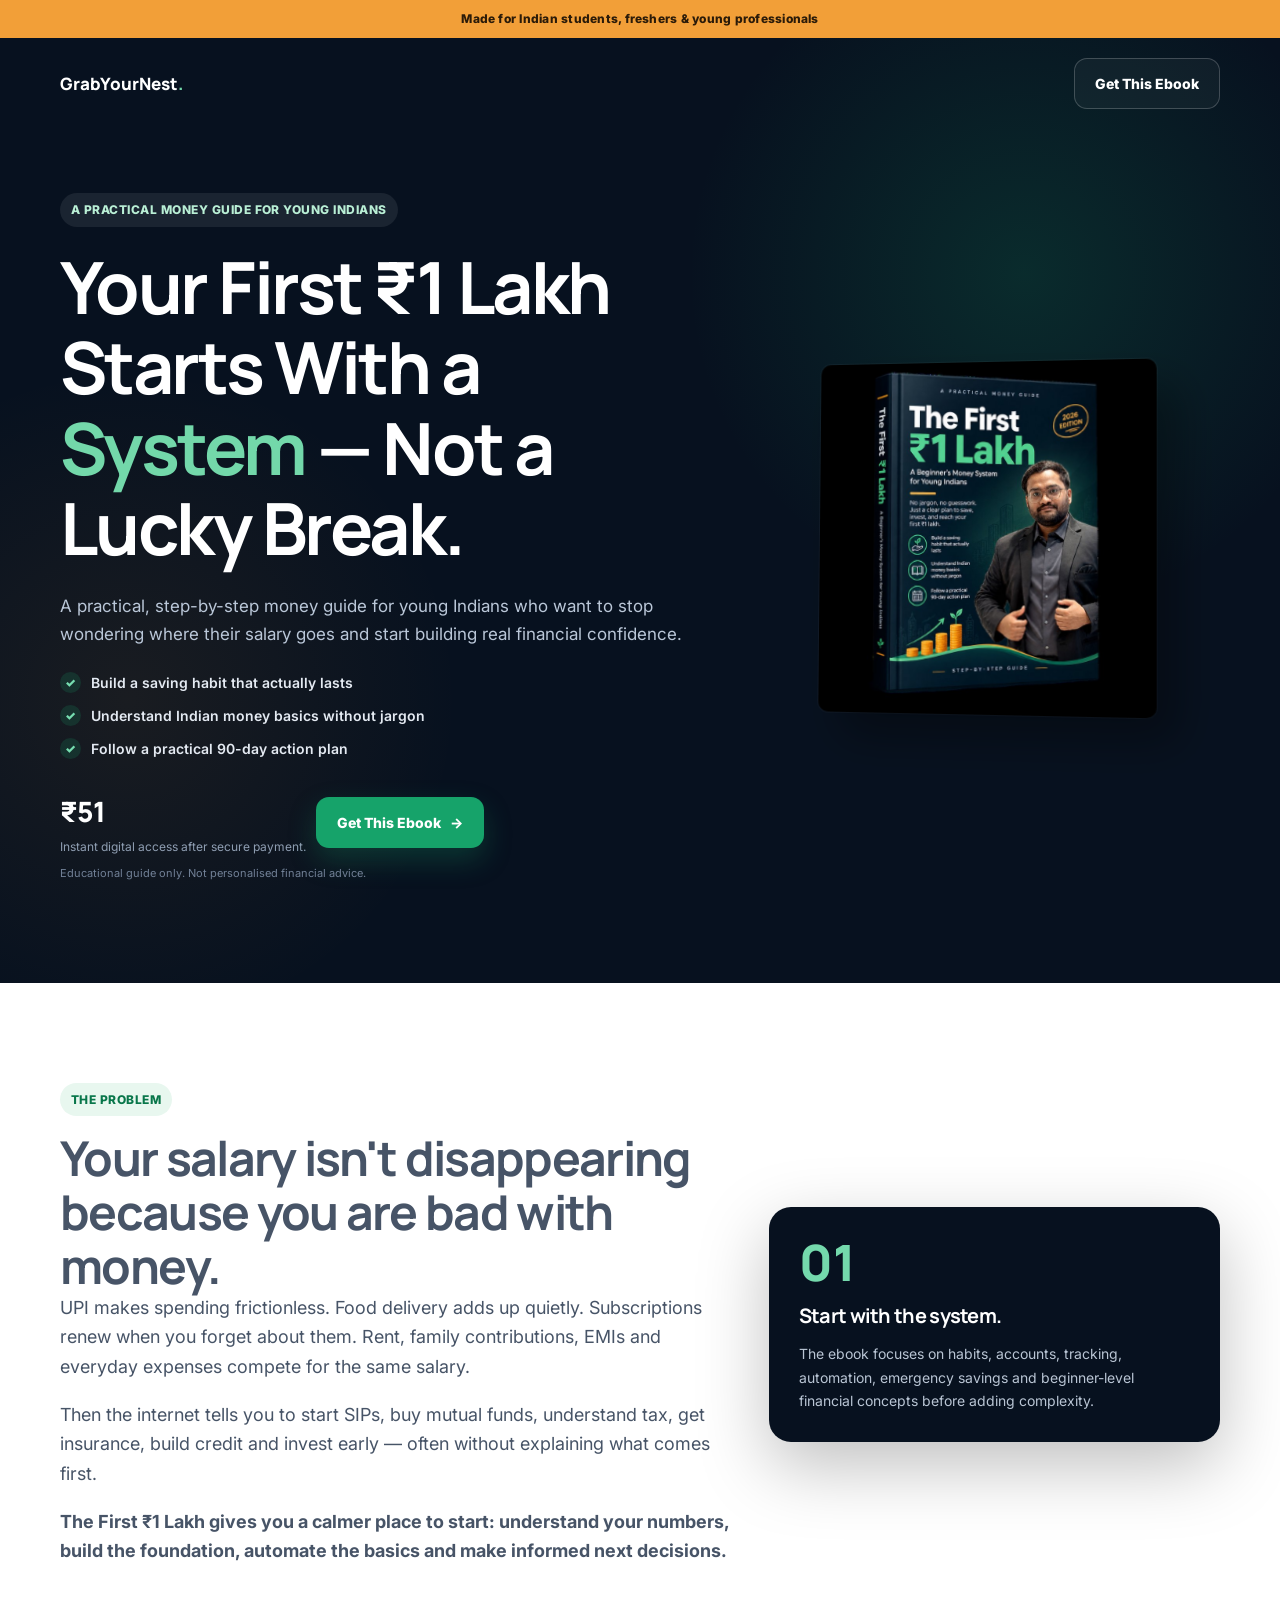
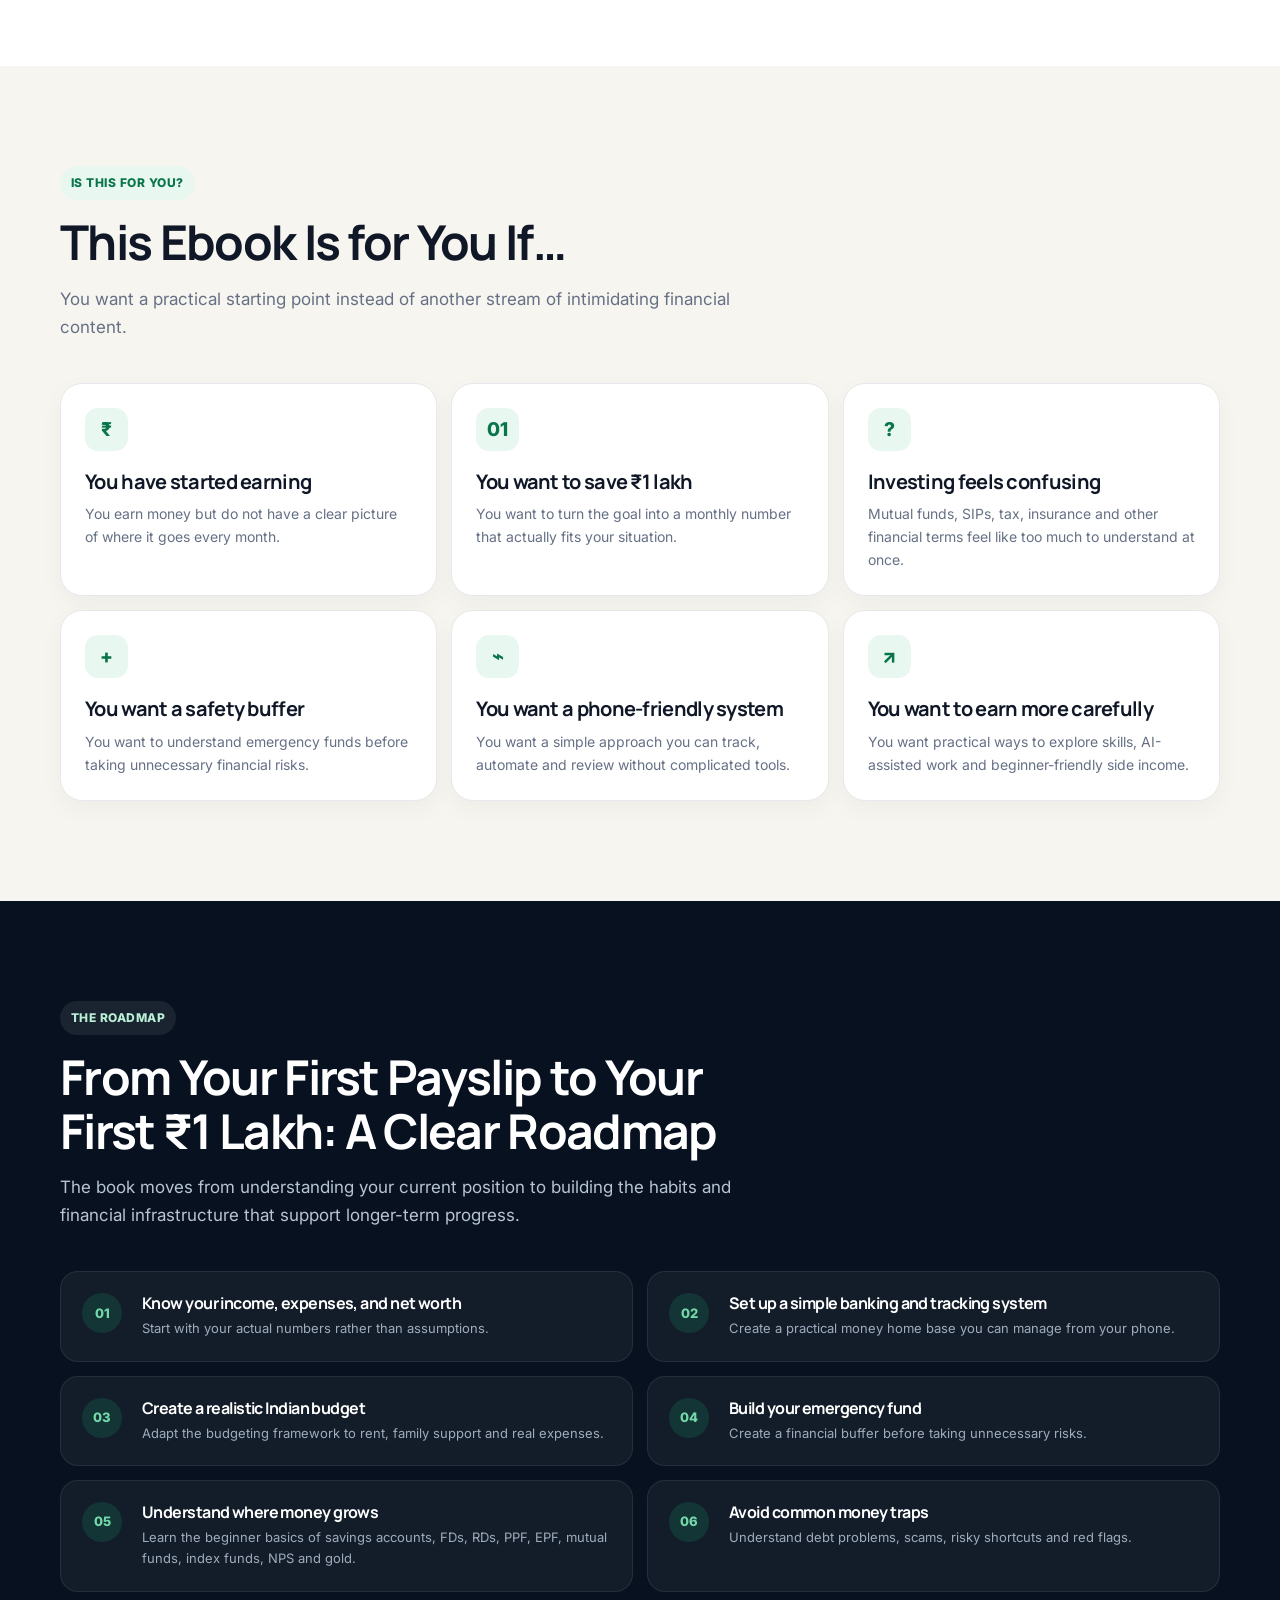
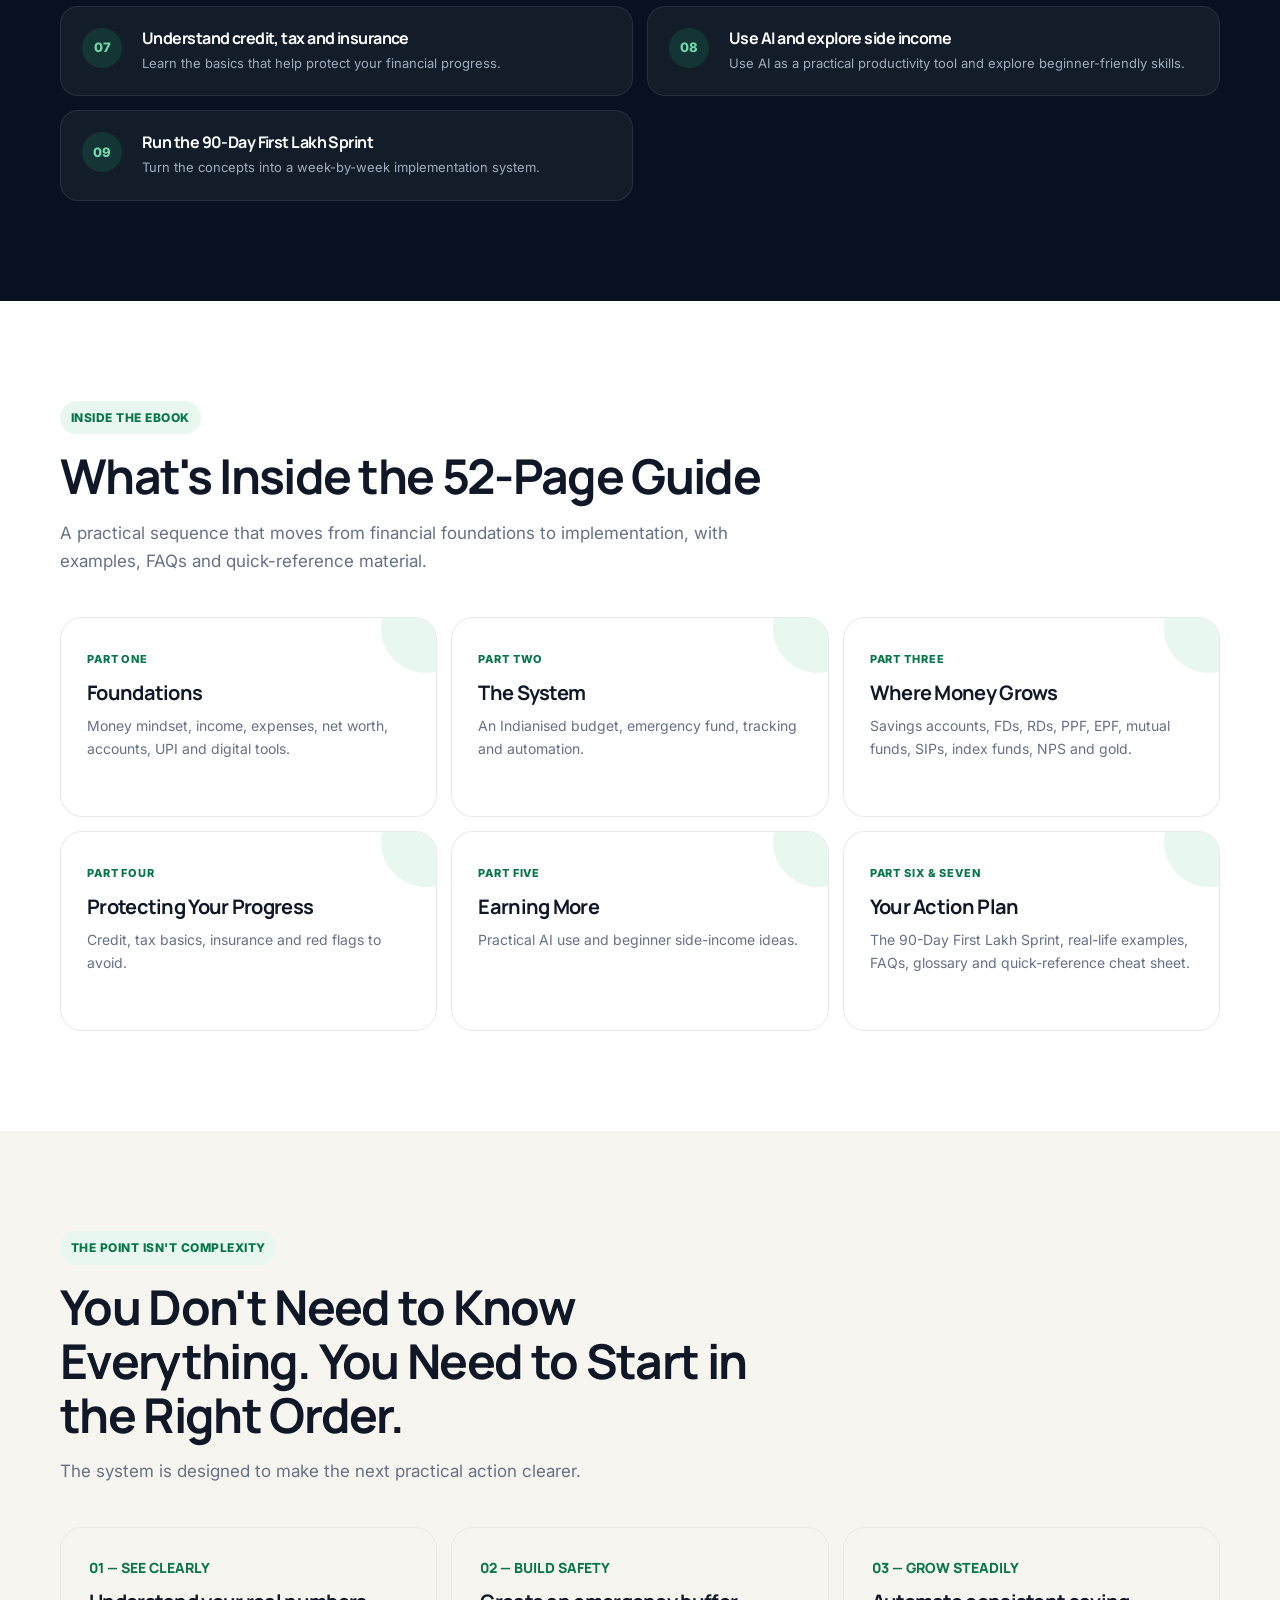
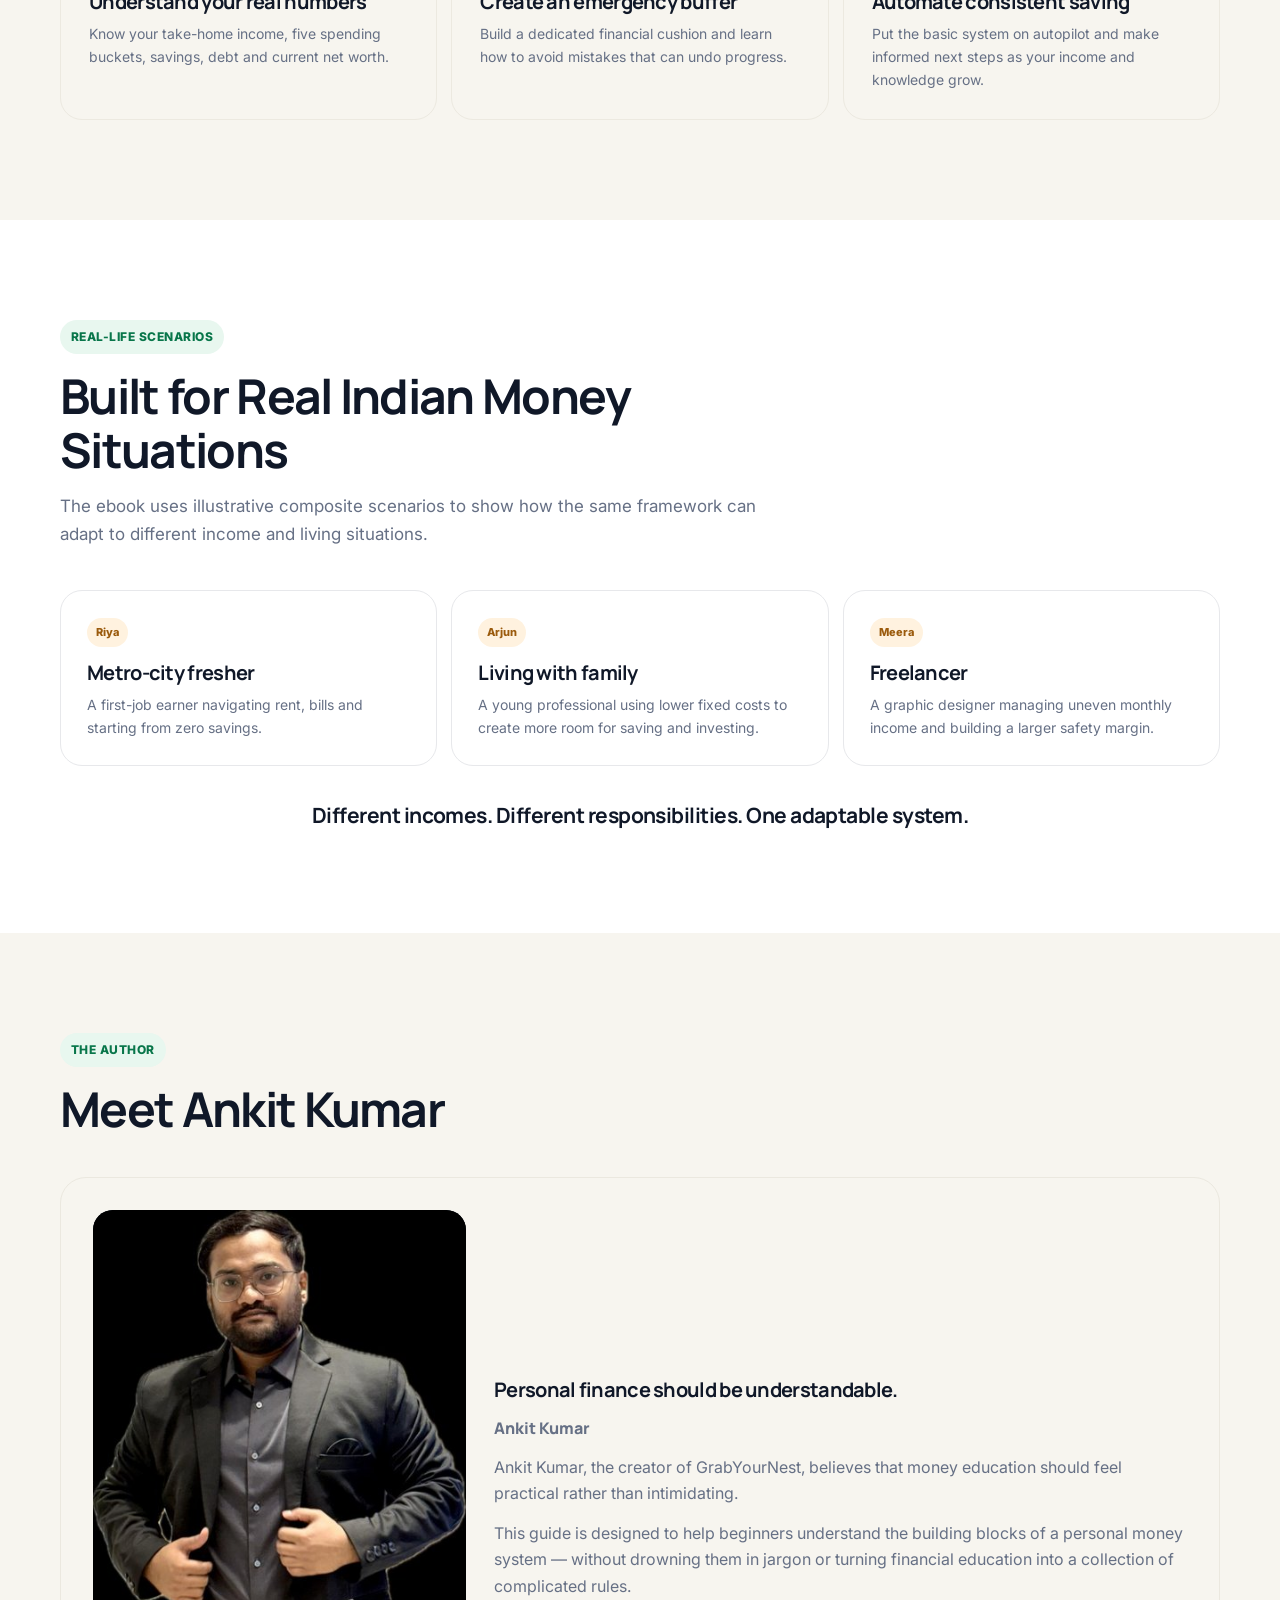
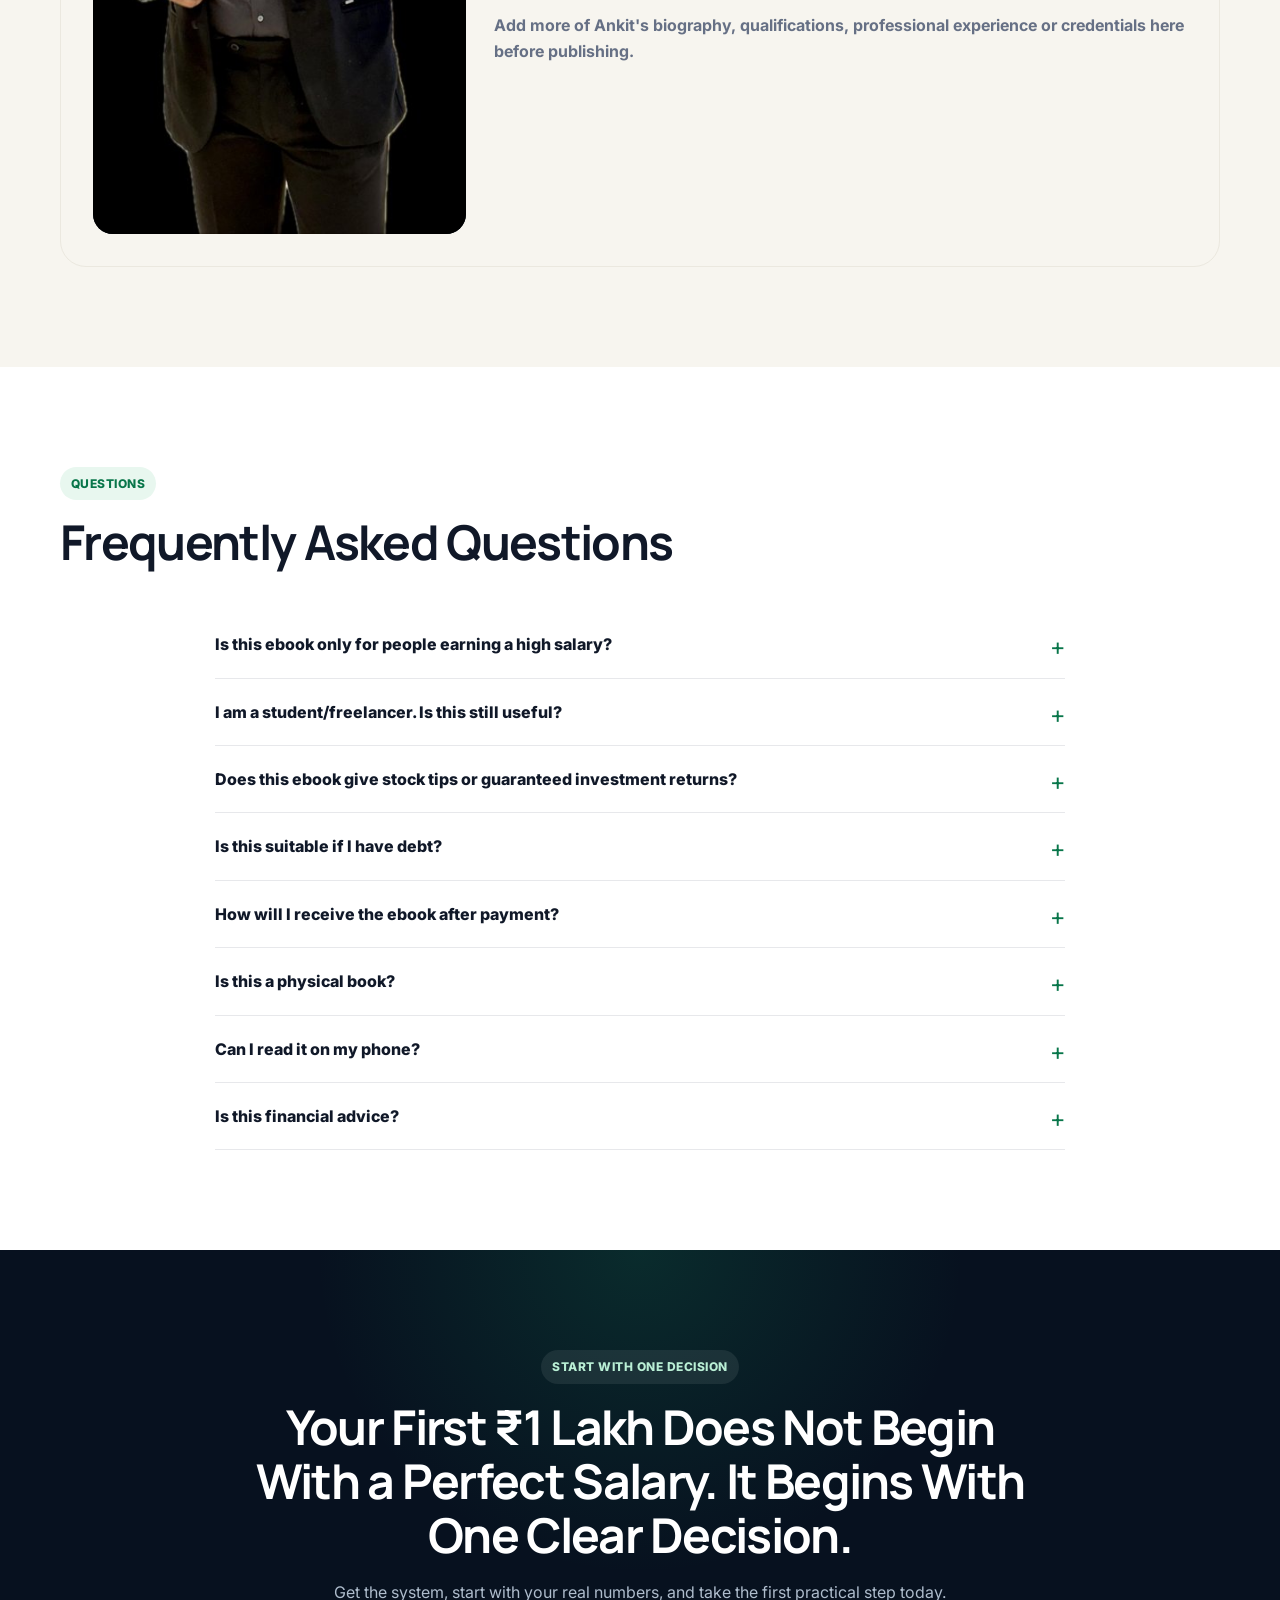
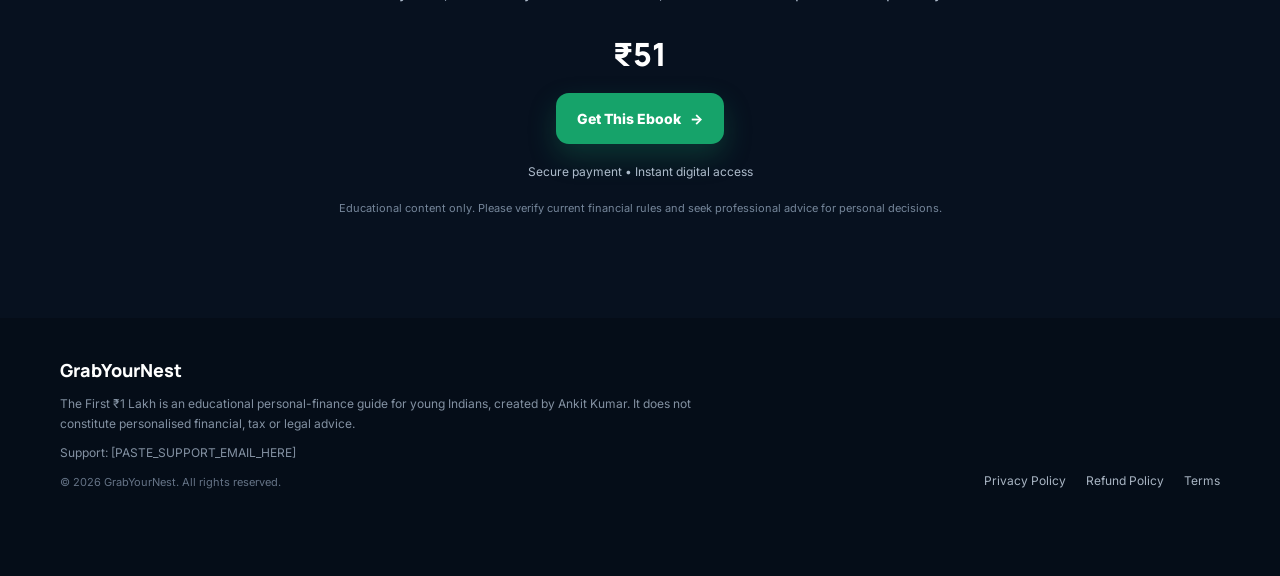
<file: index.html>
<!DOCTYPE html>
<html lang="en">
<head>
  <meta charset="UTF-8" />
  <meta
    name="viewport"
    content="width=device-width, initial-scale=1.0"
  />

  <title>The First ₹1 Lakh — A Beginner's Money System for Young Indians</title>

  <meta
    name="description"
    content="The First ₹1 Lakh is a practical beginner-friendly money guide for young Indians who want a clearer system for saving, investing, protecting and growing their money."
  />

  <meta name="theme-color" content="#07111f" />

  <!-- Google Fonts -->
  <link rel="preconnect" href="https://fonts.googleapis.com">
  <link rel="preconnect" href="https://fonts.gstatic.com" crossorigin>
  <link
    href="https://fonts.googleapis.com/css2?family=Inter:wght@400;500;600;700;800&family=Manrope:wght@600;700;800&display=swap"
    rel="stylesheet"
  />

  <style>
    :root {
      --navy: #07111f;
      --navy-2: #0c192b;
      --navy-3: #12233a;
      --ink: #101828;
      --muted: #667085;
      --soft: #f7f5ef;
      --white: #ffffff;
      --green: #16a36a;
      --green-dark: #08764a;
      --green-soft: #e8f7ef;
      --saffron: #f29f38;
      --saffron-soft: #fff2df;
      --border: #e7e8eb;
      --shadow: 0 18px 55px rgba(7, 17, 31, 0.12);
      --shadow-dark: 0 24px 70px rgba(0, 0, 0, 0.25);
      --radius: 22px;
      --max: 1160px;
    }

    * {
      box-sizing: border-box;
      margin: 0;
      padding: 0;
    }

    html {
      scroll-behavior: smooth;
    }

    body {
      font-family: "Inter", sans-serif;
      color: var(--ink);
      background: var(--white);
      line-height: 1.65;
      overflow-x: hidden;
    }

    img {
      max-width: 100%;
      display: block;
    }

    a {
      color: inherit;
      text-decoration: none;
    }

    button,
    a {
      -webkit-tap-highlight-color: transparent;
    }

    .container {
      width: min(calc(100% - 36px), var(--max));
      margin-inline: auto;
    }

    .section {
      padding: 76px 0;
    }

    .section-soft {
      background: var(--soft);
    }

    .section-dark {
      background: var(--navy);
      color: var(--white);
    }

    .eyebrow {
      display: inline-flex;
      align-items: center;
      gap: 8px;
      padding: 7px 11px;
      border-radius: 999px;
      background: var(--green-soft);
      color: var(--green-dark);
      font-size: 12px;
      font-weight: 800;
      letter-spacing: 0.04em;
      text-transform: uppercase;
    }

    .eyebrow-dark {
      background: rgba(255, 255, 255, 0.08);
      color: #b9efd5;
    }

    h1,
    h2,
    h3,
    h4 {
      font-family: "Manrope", sans-serif;
      letter-spacing: -0.035em;
      line-height: 1.12;
    }

    h2 {
      font-size: clamp(30px, 5vw, 48px);
      margin-top: 15px;
    }

    h3 {
      font-size: 20px;
    }

    .section-intro {
      max-width: 700px;
      margin-bottom: 42px;
    }

    .section-intro p {
      color: var(--muted);
      margin-top: 16px;
      font-size: 17px;
    }

    .dark-copy {
      color: #b8c4d4 !important;
    }

    /* Announcement */

    .announcement {
      background: var(--saffron);
      color: #2b1b09;
      text-align: center;
      padding: 9px 18px;
      font-size: 12px;
      font-weight: 800;
      letter-spacing: 0.02em;
    }

    /* Navigation */

    .nav {
      position: absolute;
      top: 38px;
      left: 0;
      width: 100%;
      z-index: 10;
      padding: 20px 0;
    }

    .nav-inner {
      display: flex;
      align-items: center;
      justify-content: space-between;
      gap: 20px;
    }

    .brand {
      color: white;
      font-family: "Manrope", sans-serif;
      font-weight: 800;
      font-size: 17px;
    }

    .brand span {
      color: #72d8aa;
    }

    .nav-cta {
      display: none;
    }

    /* Buttons */

    .btn {
      min-height: 50px;
      display: inline-flex;
      align-items: center;
      justify-content: center;
      gap: 9px;
      padding: 13px 20px;
      border-radius: 13px;
      border: 1px solid transparent;
      font-size: 14px;
      font-weight: 800;
      transition:
        transform 0.2s ease,
        box-shadow 0.2s ease,
        background 0.2s ease;
      cursor: pointer;
    }

    .btn:hover {
      transform: translateY(-2px);
    }

    .btn-primary {
      background: var(--green);
      color: white;
      box-shadow: 0 12px 28px rgba(22, 163, 106, 0.25);
    }

    .btn-primary:hover {
      background: #128e5c;
    }

    .btn-light {
      background: white;
      color: var(--navy);
    }

    .btn-light:hover {
      box-shadow: 0 12px 30px rgba(0, 0, 0, 0.12);
    }

    .btn-outline-light {
      border-color: rgba(255, 255, 255, 0.2);
      color: white;
      background: rgba(255, 255, 255, 0.04);
    }

    /* Hero */

    .hero {
      position: relative;
      overflow: hidden;
      background:
        radial-gradient(circle at 80% 25%, rgba(22, 163, 106, 0.18), transparent 27%),
        radial-gradient(circle at 10% 70%, rgba(242, 159, 56, 0.08), transparent 25%),
        var(--navy);
      color: white;
      padding: 132px 0 72px;
    }

    .hero-grid {
      display: grid;
      gap: 52px;
      align-items: center;
    }

    .hero-copy h1 {
      font-size: clamp(40px, 10vw, 72px);
      max-width: 760px;
      margin-top: 20px;
    }

    .hero-copy h1 span {
      color: #73d8aa;
    }

    .hero-sub {
      color: #bac7d8;
      font-size: 17px;
      max-width: 650px;
      margin: 23px 0;
    }

    .hero-bullets {
      display: grid;
      gap: 10px;
      margin: 22px 0 28px;
      list-style: none;
    }

    .hero-bullets li {
      display: flex;
      align-items: center;
      gap: 10px;
      color: #e4eaf2;
      font-size: 14px;
      font-weight: 600;
    }

    .check {
      width: 21px;
      height: 21px;
      flex: 0 0 21px;
      display: grid;
      place-items: center;
      border-radius: 50%;
      background: rgba(22, 163, 106, 0.18);
      color: #76ddb0;
      font-size: 12px;
      font-weight: 900;
    }

    .hero-action {
      display: flex;
      flex-direction: column;
      align-items: flex-start;
      gap: 10px;
    }

    .price {
      font-family: "Manrope", sans-serif;
      font-size: 28px;
      font-weight: 800;
      margin-bottom: 2px;
    }

    .trust {
      color: #8f9eb2;
      font-size: 12px;
    }

    .disclaimer-mini {
      color: #718096;
      font-size: 11px;
      margin-top: 8px;
    }

    /* Book */

    .book-wrap {
      display: flex;
      justify-content: center;
      perspective: 1200px;
    }

    .book-cover-img {
      width: min(300px, 74vw);
      border-radius: 10px;
      box-shadow:
        22px 25px 45px rgba(0, 0, 0, 0.35),
        0 0 0 1px rgba(255, 255, 255, 0.04);
      transform: rotateY(-8deg) rotateX(2deg);
    }

    /* Problem */

    .problem-grid {
      display: grid;
      gap: 32px;
    }

    .problem-copy {
      font-size: 18px;
      color: #475467;
    }

    .problem-copy p + p {
      margin-top: 18px;
    }

    .highlight-card {
      background: var(--navy);
      color: white;
      padding: 30px;
      border-radius: var(--radius);
      box-shadow: var(--shadow-dark);
    }

    .highlight-card .number {
      font-size: 50px;
      line-height: 1;
      font-family: "Manrope", sans-serif;
      color: #74d9ac;
      font-weight: 800;
    }

    .highlight-card p {
      color: #b9c5d4;
      margin-top: 15px;
      font-size: 14px;
    }

    /* Cards */

    .cards {
      display: grid;
      gap: 14px;
    }

    .card {
      background: white;
      border: 1px solid var(--border);
      border-radius: var(--radius);
      padding: 24px;
      box-shadow: 0 8px 25px rgba(16, 24, 40, 0.04);
    }

    .card-icon {
      width: 43px;
      height: 43px;
      display: grid;
      place-items: center;
      border-radius: 13px;
      background: var(--green-soft);
      color: var(--green-dark);
      font-size: 19px;
      font-weight: 800;
      margin-bottom: 20px;
    }

    .card p {
      color: var(--muted);
      margin-top: 9px;
      font-size: 14px;
    }

    /* Roadmap */

    .roadmap {
      position: relative;
      display: grid;
      gap: 14px;
    }

    .roadmap-item {
      position: relative;
      display: grid;
      grid-template-columns: 44px 1fr;
      gap: 16px;
      padding: 21px;
      background: rgba(255, 255, 255, 0.05);
      border: 1px solid rgba(255, 255, 255, 0.08);
      border-radius: 18px;
    }

    .roadmap-number {
      width: 40px;
      height: 40px;
      display: grid;
      place-items: center;
      border-radius: 50%;
      background: rgba(22, 163, 106, 0.18);
      color: #73d8aa;
      font-weight: 800;
      font-size: 13px;
    }

    .roadmap-item h3 {
      font-size: 16px;
      color: white;
      margin-top: 2px;
    }

    .roadmap-item p {
      color: #9eacbd;
      font-size: 13px;
      margin-top: 5px;
    }

    /* Inside ebook */

    .inside-grid {
      display: grid;
      gap: 14px;
    }

    .chapter-card {
      position: relative;
      overflow: hidden;
      background: white;
      border: 1px solid var(--border);
      padding: 26px;
      border-radius: var(--radius);
      min-height: 200px;
    }

    .chapter-card::before {
      content: "";
      position: absolute;
      width: 90px;
      height: 90px;
      right: -35px;
      top: -35px;
      border-radius: 50%;
      background: var(--green-soft);
    }

    .chapter-label {
      position: relative;
      color: var(--green-dark);
      font-size: 11px;
      font-weight: 800;
      text-transform: uppercase;
      letter-spacing: 0.08em;
    }

    .chapter-card h3 {
      position: relative;
      margin-top: 11px;
    }

    .chapter-card p {
      position: relative;
      color: var(--muted);
      font-size: 14px;
      margin-top: 10px;
    }

    /* Outcome */

    .outcomes {
      display: grid;
      gap: 14px;
    }

    .outcome {
      padding: 28px;
      border-radius: var(--radius);
      background: var(--soft);
      border: 1px solid #ece9e0;
    }

    .outcome-number {
      font-family: "Manrope", sans-serif;
      font-size: 14px;
      color: var(--green-dark);
      font-weight: 800;
    }

    .outcome h3 {
      margin-top: 12px;
    }

    .outcome p {
      color: var(--muted);
      font-size: 14px;
      margin-top: 8px;
    }

    /* Scenarios */

    .scenario-grid {
      display: grid;
      gap: 14px;
    }

    .scenario {
      border: 1px solid var(--border);
      border-radius: var(--radius);
      padding: 26px;
      background: white;
    }

    .scenario-tag {
      display: inline-block;
      background: var(--saffron-soft);
      color: #9b5b0d;
      padding: 5px 9px;
      border-radius: 999px;
      font-size: 11px;
      font-weight: 800;
    }

    .scenario h3 {
      margin-top: 15px;
    }

    .scenario p {
      color: var(--muted);
      font-size: 14px;
      margin-top: 9px;
    }

    .scenario-note {
      margin-top: 32px;
      text-align: center;
      font-family: "Manrope", sans-serif;
      font-size: 21px;
      font-weight: 700;
      letter-spacing: -0.025em;
    }

    /* Author */

    .author-box {
      display: grid;
      gap: 28px;
      padding: 32px;
      border-radius: 26px;
      background: var(--soft);
      border: 1px solid #ebe8df;
    }

    .author-photo-wrap {
      min-height: 210px;
      border-radius: 20px;
      overflow: hidden;
      background: var(--navy);
      display: flex;
      align-items: flex-end;
      justify-content: center;
    }

    .author-photo-wrap img {
      width: 100%;
      height: 100%;
      object-fit: cover;
      object-position: top center;
    }

    .author-copy p {
      color: var(--muted);
      margin-top: 13px;
    }

    .author-name {
      font-family: "Manrope", sans-serif;
      font-weight: 800;
      color: var(--ink);
      margin-top: 4px;
    }

    /* FAQ */

    .faq {
      max-width: 850px;
      margin-inline: auto;
    }

    details {
      border-bottom: 1px solid var(--border);
      padding: 20px 0;
    }

    summary {
      cursor: pointer;
      list-style: none;
      font-weight: 800;
      padding-right: 30px;
      position: relative;
    }

    summary::-webkit-details-marker {
      display: none;
    }

    summary::after {
      content: "+";
      position: absolute;
      right: 0;
      top: -4px;
      font-size: 24px;
      color: var(--green-dark);
      font-weight: 400;
    }

    details[open] summary::after {
      content: "−";
    }

    details p {
      color: var(--muted);
      font-size: 14px;
      padding-top: 11px;
      max-width: 750px;
    }

    /* CTA */

    .final-cta {
      text-align: center;
      background:
        radial-gradient(circle at 50% 0%, rgba(22, 163, 106, 0.18), transparent 35%),
        var(--navy);
      color: white;
    }

    .final-cta h2 {
      max-width: 800px;
      margin: 16px auto 0;
    }

    .final-cta p {
      max-width: 650px;
      margin: 18px auto;
      color: #aebccc;
    }

    .final-price {
      font-family: "Manrope", sans-serif;
      font-size: 32px;
      font-weight: 800;
      margin: 22px 0 12px;
    }

    .final-disclaimer {
      max-width: 620px;
      margin: 14px auto 0 !important;
      font-size: 11px !important;
      color: #75869a !important;
    }

    /* Footer */

    footer {
      background: #050d18;
      color: white;
      padding: 38px 0 85px;
    }

    .footer-grid {
      display: grid;
      gap: 25px;
    }

    .footer-brand {
      font-family: "Manrope", sans-serif;
      font-weight: 800;
      font-size: 18px;
    }

    .footer-text {
      color: #8391a2;
      font-size: 12px;
      max-width: 650px;
      margin-top: 9px;
    }

    .footer-links {
      display: flex;
      flex-wrap: wrap;
      gap: 14px 20px;
      font-size: 12px;
      color: #a9b5c3;
    }

    .footer-links a:hover {
      color: white;
    }

    .copyright {
      color: #657386;
      font-size: 11px;
      margin-top: 10px;
    }

    /* Sticky mobile CTA */

    .mobile-cta {
      position: fixed;
      left: 12px;
      right: 12px;
      bottom: 12px;
      z-index: 100;
      display: block;
      padding: 12px;
      background: rgba(7, 17, 31, 0.92);
      backdrop-filter: blur(14px);
      border: 1px solid rgba(255,255,255,0.1);
      border-radius: 17px;
    }

    .mobile-cta .btn {
      width: 100%;
    }

    /* Reveal */

    .reveal {
      opacity: 0;
      transform: translateY(18px);
      transition:
        opacity 0.6s ease,
        transform 0.6s ease;
    }

    .reveal.visible {
      opacity: 1;
      transform: translateY(0);
    }

    /* Desktop */

    @media (min-width: 700px) {
      .container {
        width: min(calc(100% - 64px), var(--max));
      }

      .section {
        padding: 100px 0;
      }

      .nav-cta {
        display: inline-flex;
      }

      .hero {
        padding: 155px 0 100px;
      }

      .hero-grid {
        grid-template-columns: 1.15fr 0.85fr;
      }

      .hero-action {
        flex-direction: row;
        align-items: center;
        flex-wrap: wrap;
      }

      .book-cover-img {
        width: 340px;
      }

      .problem-grid {
        grid-template-columns: 1.2fr 0.8fr;
        align-items: center;
      }

      .cards {
        grid-template-columns: repeat(2, 1fr);
      }

      .roadmap {
        grid-template-columns: repeat(2, 1fr);
      }

      .inside-grid {
        grid-template-columns: repeat(2, 1fr);
      }

      .outcomes {
        grid-template-columns: repeat(3, 1fr);
      }

      .scenario-grid {
        grid-template-columns: repeat(3, 1fr);
      }

      .author-box {
        grid-template-columns: 0.7fr 1.3fr;
        align-items: center;
      }

      .footer-grid {
        grid-template-columns: 1fr auto;
        align-items: end;
      }

      .mobile-cta {
        display: none;
      }
    }

    @media (min-width: 1000px) {
      .cards {
        grid-template-columns: repeat(3, 1fr);
      }

      .inside-grid {
        grid-template-columns: repeat(3, 1fr);
      }

      .roadmap {
        grid-template-columns: repeat(2, 1fr);
      }
    }

    @media (prefers-reduced-motion: reduce) {
      html {
        scroll-behavior: auto;
      }

      .reveal {
        opacity: 1;
        transform: none;
        transition: none;
      }

      .btn {
        transition: none;
      }
    }
  </style>
</head>

<body>

  <!-- =========================================================
       IMPORTANT PLACEHOLDERS TO REPLACE BEFORE PUBLISHING

       PAYMENT URL:
       https://superprofile.bio/vp/the-first-1-lakh

       SECURE EBOOK DOWNLOAD URL:
       [PASTE_SECURE_EBOOK_DOWNLOAD_LINK_HERE]

       SUPPORT EMAIL:
       [PASTE_SUPPORT_EMAIL_HERE]

       THANK-YOU PAGE URL:
       [PASTE_YOUR_THANK_YOU_PAGE_URL_HERE]

       Configure the payment gateway's successful-payment redirect
       to [PASTE_YOUR_THANK_YOU_PAGE_URL_HERE].
       ========================================================= -->

  <!-- Announcement -->
  <div class="announcement">
    Made for Indian students, freshers &amp; young professionals
  </div>

  <!-- Navigation -->
  <nav class="nav">
    <div class="container nav-inner">
      <a href="#" class="brand">
        GrabYourNest<span>.</span>
      </a>

      <!-- Same-tab payment link -->
      <a
        class="btn btn-outline-light nav-cta"
        href="https://superprofile.bio/vp/the-first-1-lakh"
      >
        Get This Ebook
      </a>
    </div>
  </nav>

  <!-- HERO -->
  <header class="hero">
    <div class="container hero-grid">

      <div class="hero-copy reveal">
        <span class="eyebrow eyebrow-dark">
          A practical money guide for young Indians
        </span>

        <h1>
          Your First ₹1 Lakh Starts With a
          <span>System</span> — Not a Lucky Break.
        </h1>

        <p class="hero-sub">
          A practical, step-by-step money guide for young Indians who want
          to stop wondering where their salary goes and start building real
          financial confidence.
        </p>

        <ul class="hero-bullets">
          <li>
            <span class="check">✓</span>
            Build a saving habit that actually lasts
          </li>
          <li>
            <span class="check">✓</span>
            Understand Indian money basics without jargon
          </li>
          <li>
            <span class="check">✓</span>
            Follow a practical 90-day action plan
          </li>
        </ul>

        <div class="hero-action">
          <div>
            <div class="price">₹51</div>
            <div class="trust">Instant digital access after secure payment.</div>
          </div>

          <!-- PAYMENT CTA -->
          <a
            class="btn btn-primary"
            href="https://superprofile.bio/vp/the-first-1-lakh"
          >
            Get This Ebook
            <span>→</span>
          </a>
        </div>

        <p class="disclaimer-mini">
          Educational guide only. Not personalised financial advice.
        </p>
      </div>

      <!-- BOOK COVER IMAGE -->
      <div class="book-wrap reveal">
        <img
          class="book-cover-img"
          src="[data-uri]"
          alt="The First ₹1 Lakh — A Beginner's Money System for Young Indians, book cover by Ankit Kumar"
        />
      </div>

    </div>
  </header>

  <!-- PROBLEM -->
  <section class="section">
    <div class="container problem-grid">

      <div class="problem-copy reveal">
        <span class="eyebrow">The problem</span>

        <h2>
          Your salary isn't disappearing because you are bad with money.
        </h2>

        <p>
          UPI makes spending frictionless. Food delivery adds up quietly.
          Subscriptions renew when you forget about them. Rent, family
          contributions, EMIs and everyday expenses compete for the same
          salary.
        </p>

        <p>
          Then the internet tells you to start SIPs, buy mutual funds,
          understand tax, get insurance, build credit and invest early —
          often without explaining what comes first.
        </p>

        <p>
          <strong>
            The First ₹1 Lakh gives you a calmer place to start:
            understand your numbers, build the foundation, automate the
            basics and make informed next decisions.
          </strong>
        </p>
      </div>

      <div class="highlight-card reveal">
        <div class="number">01</div>
        <h3 style="margin-top:18px;">
          Start with the system.
        </h3>
        <p>
          The ebook focuses on habits, accounts, tracking, automation,
          emergency savings and beginner-level financial concepts before
          adding complexity.
        </p>
      </div>

    </div>
  </section>

  <!-- THIS EBOOK IS FOR YOU -->
  <section class="section section-soft">
    <div class="container">

      <div class="section-intro reveal">
        <span class="eyebrow">Is this for you?</span>
        <h2>This Ebook Is for You If…</h2>
        <p>
          You want a practical starting point instead of another stream of
          intimidating financial content.
        </p>
      </div>

      <div class="cards">

        <article class="card reveal">
          <div class="card-icon">₹</div>
          <h3>You have started earning</h3>
          <p>
            You earn money but do not have a clear picture of where it goes
            every month.
          </p>
        </article>

        <article class="card reveal">
          <div class="card-icon">01</div>
          <h3>You want to save ₹1 lakh</h3>
          <p>
            You want to turn the goal into a monthly number that actually
            fits your situation.
          </p>
        </article>

        <article class="card reveal">
          <div class="card-icon">?</div>
          <h3>Investing feels confusing</h3>
          <p>
            Mutual funds, SIPs, tax, insurance and other financial terms
            feel like too much to understand at once.
          </p>
        </article>

        <article class="card reveal">
          <div class="card-icon">+</div>
          <h3>You want a safety buffer</h3>
          <p>
            You want to understand emergency funds before taking unnecessary
            financial risks.
          </p>
        </article>

        <article class="card reveal">
          <div class="card-icon">⌁</div>
          <h3>You want a phone-friendly system</h3>
          <p>
            You want a simple approach you can track, automate and review
            without complicated tools.
          </p>
        </article>

        <article class="card reveal">
          <div class="card-icon">↗</div>
          <h3>You want to earn more carefully</h3>
          <p>
            You want practical ways to explore skills, AI-assisted work and
            beginner-friendly side income.
          </p>
        </article>

      </div>
    </div>
  </section>

  <!-- ROADMAP -->
  <section class="section section-dark">
    <div class="container">

      <div class="section-intro reveal">
        <span class="eyebrow eyebrow-dark">The roadmap</span>

        <h2>
          From Your First Payslip to Your First ₹1 Lakh:
          A Clear Roadmap
        </h2>

        <p class="dark-copy">
          The book moves from understanding your current position to
          building the habits and financial infrastructure that support
          longer-term progress.
        </p>
      </div>

      <div class="roadmap">

        <article class="roadmap-item reveal">
          <div class="roadmap-number">01</div>
          <div>
            <h3>Know your income, expenses, and net worth</h3>
            <p>Start with your actual numbers rather than assumptions.</p>
          </div>
        </article>

        <article class="roadmap-item reveal">
          <div class="roadmap-number">02</div>
          <div>
            <h3>Set up a simple banking and tracking system</h3>
            <p>Create a practical money home base you can manage from your phone.</p>
          </div>
        </article>

        <article class="roadmap-item reveal">
          <div class="roadmap-number">03</div>
          <div>
            <h3>Create a realistic Indian budget</h3>
            <p>Adapt the budgeting framework to rent, family support and real expenses.</p>
          </div>
        </article>

        <article class="roadmap-item reveal">
          <div class="roadmap-number">04</div>
          <div>
            <h3>Build your emergency fund</h3>
            <p>Create a financial buffer before taking unnecessary risks.</p>
          </div>
        </article>

        <article class="roadmap-item reveal">
          <div class="roadmap-number">05</div>
          <div>
            <h3>Understand where money grows</h3>
            <p>
              Learn the beginner basics of savings accounts, FDs, RDs,
              PPF, EPF, mutual funds, index funds, NPS and gold.
            </p>
          </div>
        </article>

        <article class="roadmap-item reveal">
          <div class="roadmap-number">06</div>
          <div>
            <h3>Avoid common money traps</h3>
            <p>Understand debt problems, scams, risky shortcuts and red flags.</p>
          </div>
        </article>

        <article class="roadmap-item reveal">
          <div class="roadmap-number">07</div>
          <div>
            <h3>Understand credit, tax and insurance</h3>
            <p>Learn the basics that help protect your financial progress.</p>
          </div>
        </article>

        <article class="roadmap-item reveal">
          <div class="roadmap-number">08</div>
          <div>
            <h3>Use AI and explore side income</h3>
            <p>Use AI as a practical productivity tool and explore beginner-friendly skills.</p>
          </div>
        </article>

        <article class="roadmap-item reveal">
          <div class="roadmap-number">09</div>
          <div>
            <h3>Run the 90-Day First Lakh Sprint</h3>
            <p>Turn the concepts into a week-by-week implementation system.</p>
          </div>
        </article>

      </div>
    </div>
  </section>

  <!-- INSIDE -->
  <section class="section">
    <div class="container">

      <div class="section-intro reveal">
        <span class="eyebrow">Inside the ebook</span>
        <h2>What's Inside the 52-Page Guide</h2>
        <p>
          A practical sequence that moves from financial foundations to
          implementation, with examples, FAQs and quick-reference material.
        </p>
      </div>

      <div class="inside-grid">

        <article class="chapter-card reveal">
          <span class="chapter-label">Part One</span>
          <h3>Foundations</h3>
          <p>
            Money mindset, income, expenses, net worth, accounts, UPI and
            digital tools.
          </p>
        </article>

        <article class="chapter-card reveal">
          <span class="chapter-label">Part Two</span>
          <h3>The System</h3>
          <p>
            An Indianised budget, emergency fund, tracking and automation.
          </p>
        </article>

        <article class="chapter-card reveal">
          <span class="chapter-label">Part Three</span>
          <h3>Where Money Grows</h3>
          <p>
            Savings accounts, FDs, RDs, PPF, EPF, mutual funds, SIPs,
            index funds, NPS and gold.
          </p>
        </article>

        <article class="chapter-card reveal">
          <span class="chapter-label">Part Four</span>
          <h3>Protecting Your Progress</h3>
          <p>
            Credit, tax basics, insurance and red flags to avoid.
          </p>
        </article>

        <article class="chapter-card reveal">
          <span class="chapter-label">Part Five</span>
          <h3>Earning More</h3>
          <p>
            Practical AI use and beginner side-income ideas.
          </p>
        </article>

        <article class="chapter-card reveal">
          <span class="chapter-label">Part Six &amp; Seven</span>
          <h3>Your Action Plan</h3>
          <p>
            The 90-Day First Lakh Sprint, real-life examples, FAQs,
            glossary and quick-reference cheat sheet.
          </p>
        </article>

      </div>
    </div>
  </section>

  <!-- OUTCOMES -->
  <section class="section section-soft">
    <div class="container">

      <div class="section-intro reveal">
        <span class="eyebrow">The point isn't complexity</span>

        <h2>
          You Don't Need to Know Everything.
          You Need to Start in the Right Order.
        </h2>

        <p>
          The system is designed to make the next practical action clearer.
        </p>
      </div>

      <div class="outcomes">

        <article class="outcome reveal">
          <div class="outcome-number">01 — SEE CLEARLY</div>
          <h3>Understand your real numbers</h3>
          <p>
            Know your take-home income, five spending buckets, savings,
            debt and current net worth.
          </p>
        </article>

        <article class="outcome reveal">
          <div class="outcome-number">02 — BUILD SAFETY</div>
          <h3>Create an emergency buffer</h3>
          <p>
            Build a dedicated financial cushion and learn how to avoid
            mistakes that can undo progress.
          </p>
        </article>

        <article class="outcome reveal">
          <div class="outcome-number">03 — GROW STEADILY</div>
          <h3>Automate consistent saving</h3>
          <p>
            Put the basic system on autopilot and make informed next steps
            as your income and knowledge grow.
          </p>
        </article>

      </div>
    </div>
  </section>

  <!-- SCENARIOS -->
  <section class="section">
    <div class="container">

      <div class="section-intro reveal">
        <span class="eyebrow">Real-life scenarios</span>

        <h2>Built for Real Indian Money Situations</h2>

        <p>
          The ebook uses illustrative composite scenarios to show how the
          same framework can adapt to different income and living situations.
        </p>
      </div>

      <div class="scenario-grid">

        <article class="scenario reveal">
          <span class="scenario-tag">Riya</span>
          <h3>Metro-city fresher</h3>
          <p>
            A first-job earner navigating rent, bills and starting from
            zero savings.
          </p>
        </article>

        <article class="scenario reveal">
          <span class="scenario-tag">Arjun</span>
          <h3>Living with family</h3>
          <p>
            A young professional using lower fixed costs to create more
            room for saving and investing.
          </p>
        </article>

        <article class="scenario reveal">
          <span class="scenario-tag">Meera</span>
          <h3>Freelancer</h3>
          <p>
            A graphic designer managing uneven monthly income and building
            a larger safety margin.
          </p>
        </article>

      </div>

      <p class="scenario-note reveal">
        Different incomes. Different responsibilities. One adaptable system.
      </p>

    </div>
  </section>

  <!-- AUTHOR -->
  <section class="section section-soft">
    <div class="container">

      <div class="section-intro reveal">
        <span class="eyebrow">The author</span>
        <h2>Meet Ankit Kumar</h2>
      </div>

      <div class="author-box reveal">

        <div class="author-photo-wrap">
          <img
            src="[data-uri]"
            alt="Ankit Kumar, author of The First ₹1 Lakh"
          />
        </div>

        <div class="author-copy">
          <h3>Personal finance should be understandable.</h3>

          <p class="author-name">Ankit Kumar</p>

          <p>
            Ankit Kumar, the creator of GrabYourNest, believes that money
            education should feel practical rather than intimidating.
          </p>

          <p>
            This guide is designed to help beginners understand the
            building blocks of a personal money system — without drowning
            them in jargon or turning financial education into a collection
            of complicated rules.
          </p>

          <p>
            <strong>
              Add more of Ankit's biography, qualifications,
              professional experience or credentials here before publishing.
            </strong>
          </p>
        </div>

      </div>
    </div>
  </section>

  <!-- FAQ -->
  <section class="section">
    <div class="container">

      <div class="section-intro reveal">
        <span class="eyebrow">Questions</span>
        <h2>Frequently Asked Questions</h2>
      </div>

      <div class="faq">

        <details class="reveal">
          <summary>
            Is this ebook only for people earning a high salary?
          </summary>
          <p>
            No. The framework is designed around your actual income and
            circumstances. The book uses different examples and explains
            that the amounts are illustrative rather than mandatory.
          </p>
        </details>

        <details class="reveal">
          <summary>
            I am a student/freelancer. Is this still useful?
          </summary>
          <p>
            Yes. The guide covers variable income and situations where you
            are still building your financial foundation. Freelancers are
            specifically addressed in the emergency-fund and worked-example
            sections.
          </p>
        </details>

        <details class="reveal">
          <summary>
            Does this ebook give stock tips or guaranteed investment returns?
          </summary>
          <p>
            No. It is not a stock-tipping or guaranteed-return product.
            It explains financial concepts and common beginner options at
            an educational level. Investment returns are not guaranteed.
          </p>
        </details>

        <details class="reveal">
          <summary>
            Is this suitable if I have debt?
          </summary>
          <p>
            The book discusses debt, credit-card traps and prioritising
            high-interest debt. Your own repayment and investment decisions
            depend on your specific circumstances, interest rates and tax
            position.
          </p>
        </details>

        <details class="reveal">
          <summary>
            How will I receive the ebook after payment?
          </summary>
          <p>
            After successful payment, you will be automatically redirected
            to a thank-you page with your ebook download link.
          </p>
        </details>

        <details class="reveal">
          <summary>
            Is this a physical book?
          </summary>
          <p>
            No. This is a digital ebook. No physical copy will be shipped.
          </p>
        </details>

        <details class="reveal">
          <summary>
            Can I read it on my phone?
          </summary>
          <p>
            Yes. The ebook is provided digitally and can be saved to a
            phone, tablet or computer.
          </p>
        </details>

        <details class="reveal">
          <summary>
            Is this financial advice?
          </summary>
          <p>
            No. This ebook is educational content, not personalised
            financial, tax or legal advice. Financial rules, rates and
            scheme details can change. Verify current information through
            official sources and consult a qualified professional for
            decisions specific to your circumstances.
          </p>
        </details>

      </div>
    </div>
  </section>

  <!-- FINAL CTA -->
  <section class="section final-cta">
    <div class="container reveal">

      <span class="eyebrow eyebrow-dark">
        Start with one decision
      </span>

      <h2>
        Your First ₹1 Lakh Does Not Begin With a Perfect Salary.
        It Begins With One Clear Decision.
      </h2>

      <p>
        Get the system, start with your real numbers, and take the first
        practical step today.
      </p>

      <div class="final-price">
        ₹51
      </div>

      <!-- PAYMENT CTA -->
      <a
        class="btn btn-primary"
        href="https://superprofile.bio/vp/the-first-1-lakh"
      >
        Get This Ebook
        <span>→</span>
      </a>

      <p class="trust">
        Secure payment • Instant digital access
      </p>

      <p class="final-disclaimer">
        Educational content only. Please verify current financial rules
        and seek professional advice for personal decisions.
      </p>

    </div>
  </section>

  <!-- FOOTER -->
  <footer>
    <div class="container footer-grid">

      <div>
        <div class="footer-brand">
          GrabYourNest
        </div>

        <p class="footer-text">
          The First ₹1 Lakh is an educational personal-finance guide for
          young Indians, created by Ankit Kumar. It does not constitute
          personalised financial, tax or legal advice.
        </p>

        <p class="footer-text">
          Support:
          <a href="mailto:[PASTE_SUPPORT_EMAIL_HERE]">
            [PASTE_SUPPORT_EMAIL_HERE]
          </a>
        </p>

        <p class="copyright">
          © <span id="year"></span> GrabYourNest. All rights reserved.
        </p>
      </div>

      <div class="footer-links">
        <!-- Replace # with your actual policy URLs -->
        <a href="#">Privacy Policy</a>
        <a href="#">Refund Policy</a>
        <a href="#">Terms</a>
      </div>

    </div>
  </footer>

  <!-- Sticky mobile CTA -->
  <div class="mobile-cta">
    <!-- PAYMENT CTA -->
    <a
      class="btn btn-primary"
      href="https://superprofile.bio/vp/the-first-1-lakh"
    >
      Get This Ebook
      <span>→</span>
    </a>
  </div>

  <script>
    /*
      Minimal JavaScript:
      1. Current copyright year
      2. Lightweight scroll-reveal animation
    */

    document.getElementById("year").textContent =
      new Date().getFullYear();

    const revealElements =
      document.querySelectorAll(".reveal");

    if ("IntersectionObserver" in window) {
      const observer = new IntersectionObserver(
        (entries, obs) => {
          entries.forEach((entry) => {
            if (entry.isIntersecting) {
              entry.target.classList.add("visible");
              obs.unobserve(entry.target);
            }
          });
        },
        {
          threshold: 0.08,
          rootMargin: "0px 0px -30px 0px"
        }
      );

      revealElements.forEach((element) => {
        observer.observe(element);
      });
    } else {
      revealElements.forEach((element) => {
        element.classList.add("visible");
      });
    }
  </script>

</body>
</html>
</file>
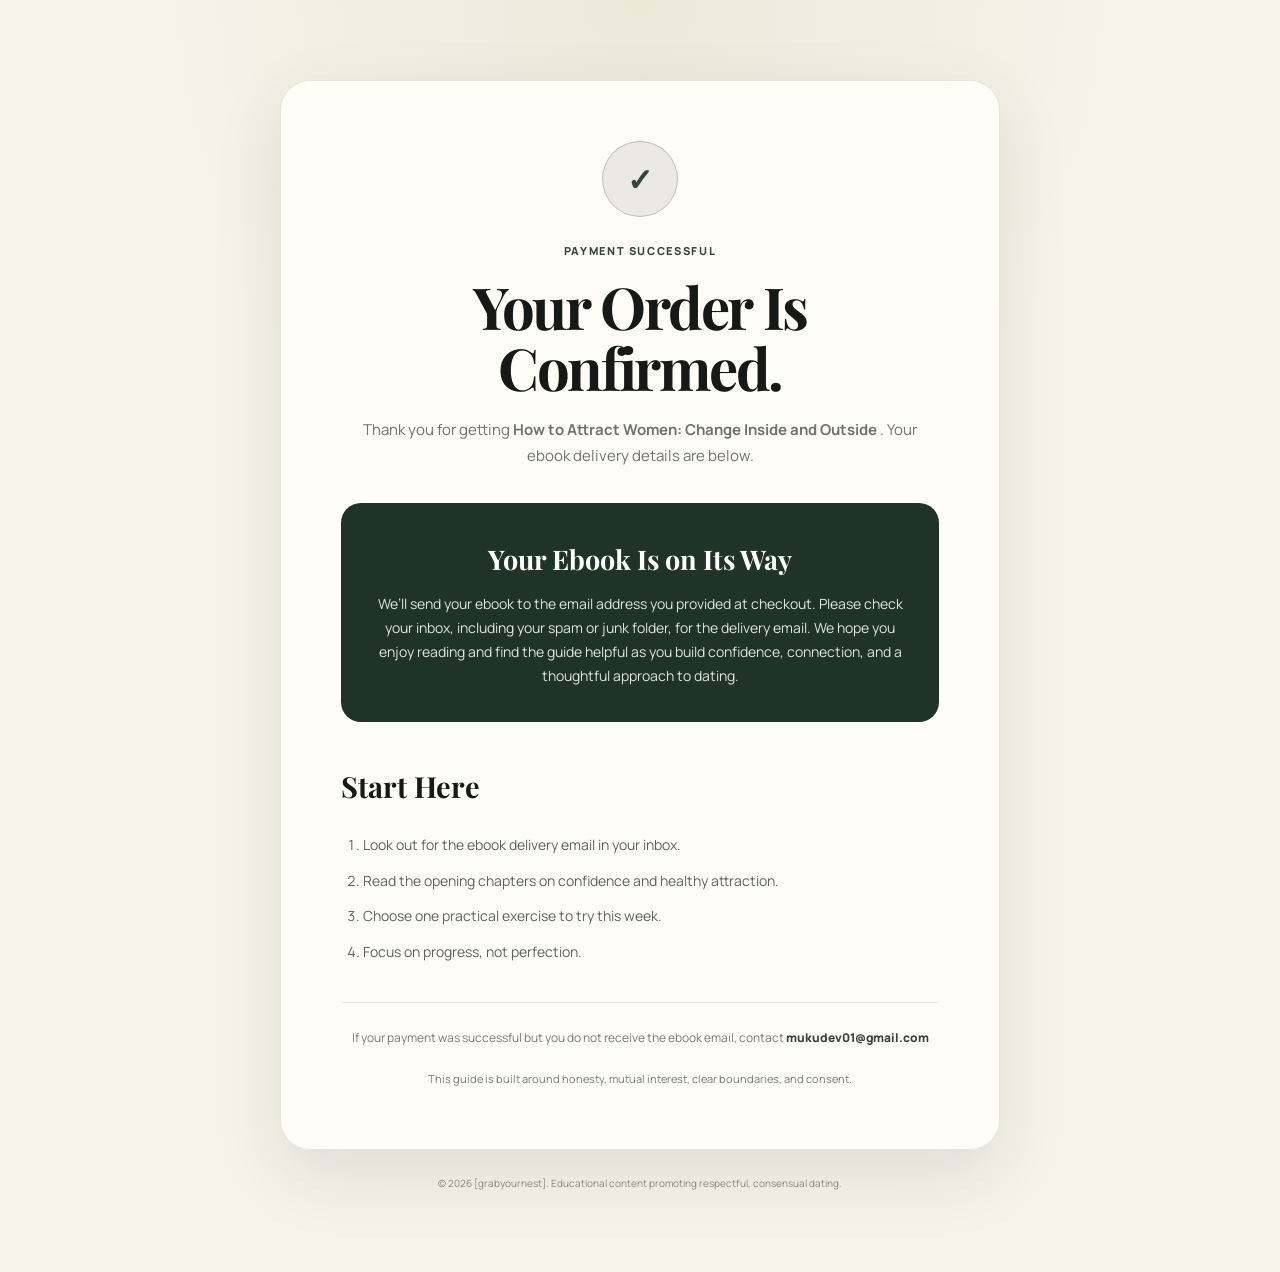
<file: order-confirm.html>
<!DOCTYPE html>
<html lang="en">
<head>
  <meta charset="UTF-8" />

  <meta
    name="viewport"
    content="width=device-width, initial-scale=1.0, viewport-fit=cover"
  />

  <title>Order Confirmed | How to Attract Women</title>

  <meta
    name="description"
    content="Your order is confirmed. Your ebook will be sent to your email address."
  />

  <meta name="theme-color" content="#203329" />

  <link rel="preconnect" href="https://fonts.googleapis.com" />
  <link rel="preconnect" href="https://fonts.gstatic.com" crossorigin />

  <link
    href="https://fonts.googleapis.com/css2?family=Manrope:wght@400;500;600;700;800&family=Playfair+Display:wght@500;600;700&display=swap"
    rel="stylesheet"
  />

  <style>
    :root {
      --ivory: #f6f3eb;
      --white: #fffdf8;
      --charcoal: #171916;
      --forest: #304837;
      --forest-dark: #203329;
      --gold: #b99a5b;
      --text-muted: #70736c;
      --line: rgba(23, 25, 22, 0.1);
    }

    * {
      box-sizing: border-box;
      margin: 0;
      padding: 0;
    }

    html {
      min-height: 100%;
    }

    body {
      min-height: 100vh;
      display: flex;
      flex-direction: column;
      background:
        radial-gradient(
          circle at 50% 0%,
          rgba(185, 154, 91, 0.12),
          transparent 35%
        ),
        var(--ivory);
      color: var(--charcoal);
      font-family: "Manrope", sans-serif;
      line-height: 1.7;
    }

    a {
      color: inherit;
      text-decoration: none;
    }

    .page {
      width: min(calc(100% - 30px), 720px);
      margin: auto;
      padding: 55px 0;
    }

    .confirmation {
      background: rgba(255, 253, 248, 0.94);
      border: 1px solid var(--line);
      border-radius: 30px;
      padding: 38px 24px;
      text-align: center;
      box-shadow:
        0 25px 70px rgba(25, 28, 23, 0.1);
    }

    .success-icon {
      width: 76px;
      height: 76px;
      margin: 0 auto 25px;
      display: grid;
      place-items: center;
      border-radius: 50%;
      background: rgba(48, 72, 55, 0.1);
      border: 1px solid rgba(48, 72, 55, 0.25);
      color: var(--forest);
      font-size: 31px;
      font-weight: 800;
    }

    .eyebrow {
      color: var(--forest);
      font-size: 11px;
      font-weight: 800;
      letter-spacing: 0.15em;
      text-transform: uppercase;
      margin-bottom: 15px;
    }

    h1 {
      font-family: "Playfair Display", serif;
      font-size: clamp(38px, 9vw, 58px);
      line-height: 1.05;
      letter-spacing: -0.04em;
      margin-bottom: 20px;
    }

    .intro {
      max-width: 560px;
      margin: 0 auto;
      color: var(--text-muted);
      font-size: 15px;
    }

    .delivery-box {
      margin: 35px 0;
      padding: 25px;
      border-radius: 20px;
      background: var(--forest-dark);
      color: white;
    }

    .delivery-box h2 {
      font-family: "Playfair Display", serif;
      font-size: 27px;
      margin-bottom: 9px;
    }

    .delivery-box p {
      color: #e0e5de;
      font-size: 14px;
    }

    .start {
      text-align: left;
      padding-top: 5px;
    }

    .start h2 {
      font-family: "Playfair Display", serif;
      font-size: 29px;
      margin-bottom: 16px;
    }

    .start ol {
      padding-left: 22px;
      color: #5f635c;
      font-size: 14px;
    }

    .start li {
      padding: 6px 0;
    }

    .support {
      margin-top: 32px;
      padding-top: 25px;
      border-top: 1px solid var(--line);
      color: #777b73;
      font-size: 12px;
    }

    .support a {
      color: var(--forest);
      font-weight: 800;
    }

    .final-note {
      margin-top: 22px;
      color: #777b73;
      font-size: 11px;
    }

    footer {
      margin-top: 25px;
      text-align: center;
      color: #858980;
      font-size: 10px;
    }

    @media (min-width: 700px) {
      .page {
        padding: 80px 0;
      }

      .confirmation {
        padding: 60px;
      }

      .delivery-box {
        padding: 34px;
      }
    }

    @media (prefers-reduced-motion: reduce) {
      * {
        transition: none !important;
      }
    }
  </style>
</head>

<body>

  <main class="page">

    <section class="confirmation">

      <div class="success-icon" aria-hidden="true">
        ✓
      </div>

      <div class="eyebrow">
        Payment Successful
      </div>

      <h1>
        Your Order Is Confirmed.
      </h1>

      <p class="intro">
        Thank you for getting
        <strong>
          How to Attract Women: Change Inside and Outside
        </strong>.
        Your ebook delivery details are below.
      </p>

      <div class="delivery-box">

        <h2>
          Your Ebook Is on Its Way
        </h2>

        <p>
          We’ll send your ebook to the email address you provided at checkout.
          Please check your inbox, including your spam or junk folder, for the
          delivery email. We hope you enjoy reading and find the guide helpful
          as you build confidence, connection, and a thoughtful approach to dating.
        </p>

      </div>

      <!-- ====================================================
           START HERE
           ==================================================== -->

      <div class="start">

        <h2>
          Start Here
        </h2>

        <ol>
          <li>
            Look out for the ebook delivery email in your inbox.
          </li>

          <li>
            Read the opening chapters on confidence and healthy attraction.
          </li>

          <li>
            Choose one practical exercise to try this week.
          </li>

          <li>
            Focus on progress, not perfection.
          </li>
        </ol>

      </div>

      <!-- ====================================================
           SUPPORT
           ==================================================== -->

      <div class="support">

        If your payment was successful but you do not receive the ebook email,
        contact

        <!--
          SUPPORT EMAIL PLACEHOLDER:

          Replace:
          [mukudev01@gmail.com]

          with your actual support email.
        -->

        <a href="mailto:mukudev01@gmail.com">
          mukudev01@gmail.com
        </a>

      </div>

      <div class="final-note">
        This guide is built around honesty, mutual interest,
        clear boundaries, and consent.
      </div>

    </section>

    <footer>
      © <span id="year"></span> [grabyournest].
      Educational content promoting respectful, consensual dating.
    </footer>

  </main>

  <script>
    /*
      ==========================================================
      THANK-YOU PAGE CONFIGURATION

      PAYMENT GATEWAY REDIRECT URL:
      [THANK_YOU_PAGE_URL]

      SUPPORT EMAIL:
      mukudev01@gmail.com

      BRAND:
      [grabyournest]
      ==========================================================
    */

    const CONFIG = {
      thankYouUrl: "[THANK_YOU_PAGE_URL]",
      supportEmail: "mukudev01@gmail.com",
      brandName: "grabyournest"
    };

/*
      Current year.
    */
    document.getElementById("year").textContent =
      new Date().getFullYear();
  </script>

</body>
</html>
</file>
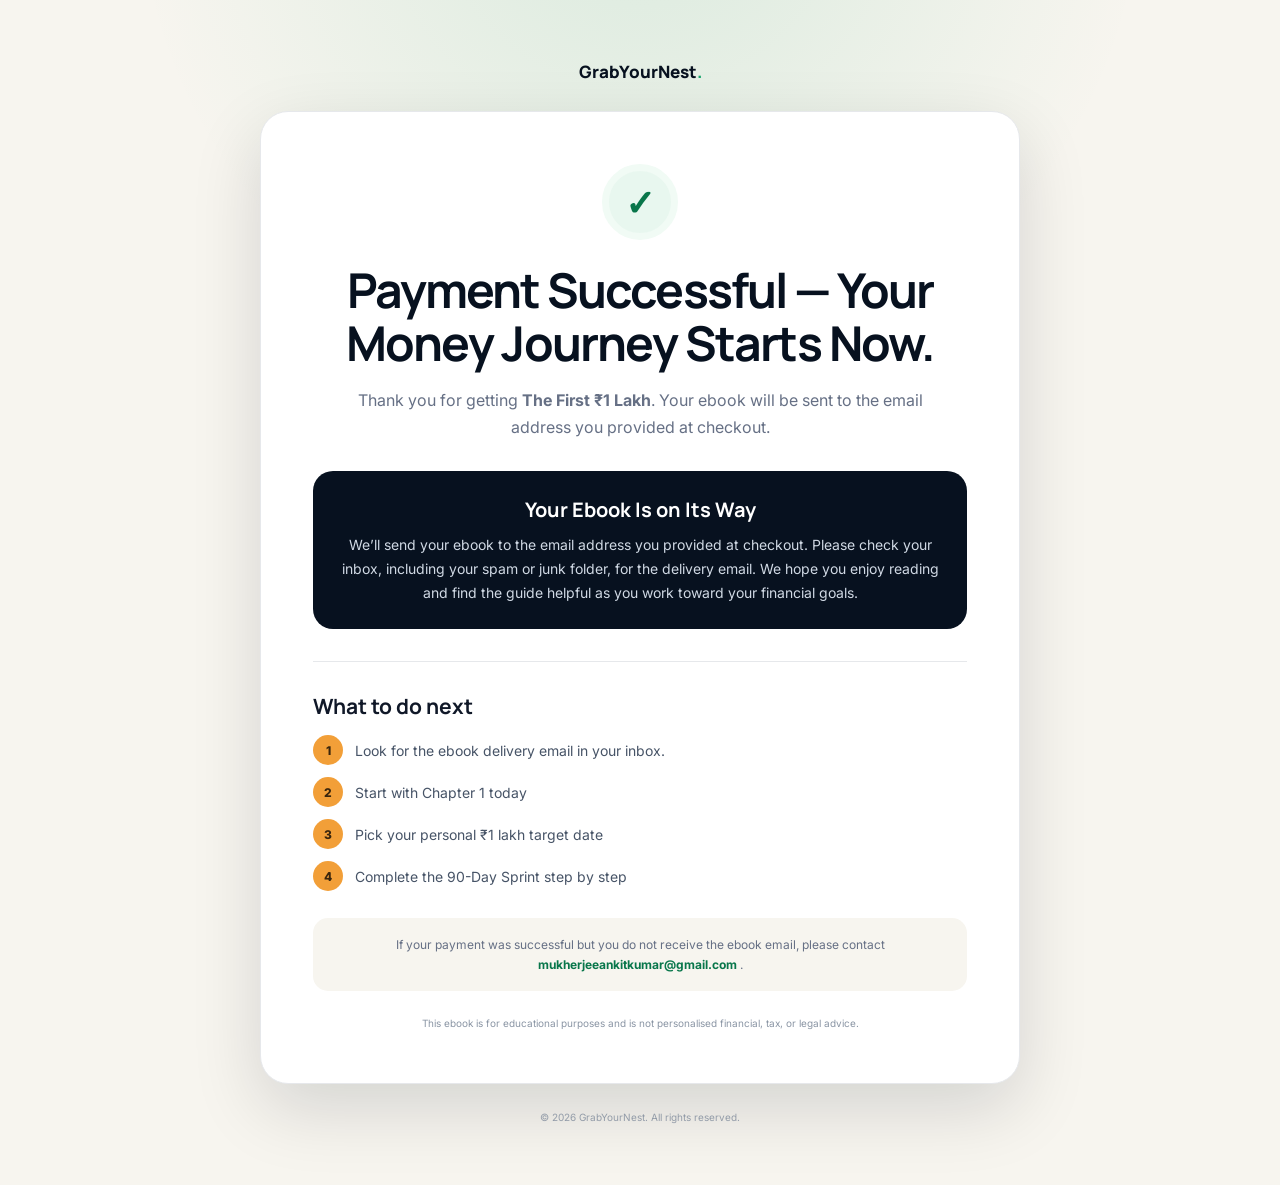
<file: thank-you.html>
<!DOCTYPE html>
<html lang="en">
<head>
  <meta charset="UTF-8" />

  <meta
    name="viewport"
    content="width=device-width, initial-scale=1.0"
  />

  <title>Payment Successful — The First ₹1 Lakh</title>

  <meta
    name="description"
    content="Your payment was successful. Download The First ₹1 Lakh ebook."
  />

  <meta name="theme-color" content="#07111f" />

  <link rel="preconnect" href="https://fonts.googleapis.com">
  <link rel="preconnect" href="https://fonts.gstatic.com" crossorigin>

  <link
    href="https://fonts.googleapis.com/css2?family=Inter:wght@400;500;600;700;800&family=Manrope:wght@600;700;800&display=swap"
    rel="stylesheet"
  />

  <style>
    :root {
      --navy: #07111f;
      --navy-2: #0d1b2e;
      --green: #16a36a;
      --green-dark: #08764a;
      --green-soft: #e8f7ef;
      --saffron: #f29f38;
      --white: #ffffff;
      --soft: #f7f5ef;
      --ink: #101828;
      --muted: #667085;
      --border: #e6e8eb;
      --shadow: 0 25px 70px rgba(7, 17, 31, 0.14);
    }

    * {
      box-sizing: border-box;
      margin: 0;
      padding: 0;
    }

    body {
      min-height: 100vh;
      font-family: "Inter", sans-serif;
      color: var(--ink);
      background:
        radial-gradient(
          circle at 50% -10%,
          rgba(22, 163, 106, 0.13),
          transparent 35%
        ),
        var(--soft);
      display: flex;
      flex-direction: column;
    }

    a {
      text-decoration: none;
      color: inherit;
    }

    .page {
      width: min(calc(100% - 36px), 760px);
      margin: auto;
      padding: 42px 0;
    }

    .brand {
      text-align: center;
      color: var(--navy);
      font-family: "Manrope", sans-serif;
      font-size: 17px;
      font-weight: 800;
      margin-bottom: 28px;
    }

    .brand span {
      color: var(--green);
    }

    .card {
      background: var(--white);
      border: 1px solid var(--border);
      border-radius: 28px;
      padding: 34px 24px;
      box-shadow: var(--shadow);
      text-align: center;
    }

    .success-icon {
      width: 76px;
      height: 76px;
      margin: 0 auto 24px;
      display: grid;
      place-items: center;
      border-radius: 50%;
      background: var(--green-soft);
      color: var(--green-dark);
      font-family: "Manrope", sans-serif;
      font-size: 36px;
      font-weight: 800;
      border: 7px solid #f1fbf5;
    }

    h1 {
      font-family: "Manrope", sans-serif;
      font-size: clamp(32px, 7vw, 48px);
      line-height: 1.1;
      letter-spacing: -0.04em;
      color: var(--navy);
    }

    .subtitle {
      max-width: 570px;
      margin: 17px auto 0;
      color: var(--muted);
      font-size: 16px;
      line-height: 1.7;
    }

    .delivery-box {
      margin-top: 30px;
      padding: 25px;
      border-radius: 20px;
      background: var(--navy);
      color: white;
    }

    .delivery-box h2 {
      font-family: "Manrope", sans-serif;
      font-size: 20px;
      margin-bottom: 10px;
    }

    .delivery-box p {
      color: #d0d9e4;
      font-size: 14px;
      line-height: 1.7;
    }

    .next {
      text-align: left;
      margin-top: 32px;
      padding-top: 30px;
      border-top: 1px solid var(--border);
    }

    .next h2 {
      font-family: "Manrope", sans-serif;
      font-size: 21px;
      margin-bottom: 15px;
    }

    .next ol {
      list-style: none;
      display: grid;
      gap: 12px;
      counter-reset: steps;
    }

    .next li {
      counter-increment: steps;
      display: grid;
      grid-template-columns: 32px 1fr;
      align-items: center;
      gap: 10px;
      color: #475467;
      font-size: 14px;
    }

    .next li::before {
      content: counter(steps);
      width: 30px;
      height: 30px;
      display: grid;
      place-items: center;
      border-radius: 50%;
      background: var(--saffron);
      color: #39250d;
      font-weight: 800;
      font-size: 12px;
    }

    .support {
      margin-top: 27px;
      padding: 17px;
      border-radius: 15px;
      background: var(--soft);
      color: var(--muted);
      font-size: 12px;
      line-height: 1.6;
    }

    .support a {
      color: var(--green-dark);
      font-weight: 700;
    }

    .disclaimer {
      margin-top: 24px;
      color: #8a95a4;
      font-size: 10px;
      line-height: 1.6;
    }

    footer {
      margin-top: 25px;
      text-align: center;
      color: #929ba8;
      font-size: 10px;
      line-height: 1.6;
    }

    @media (min-width: 700px) {
      .page {
        padding: 60px 0;
      }

      .card {
        padding: 52px;
      }
    }
  </style>
</head>

<body>

  <!-- Order confirmation with email delivery details. -->

  <main class="page">

    <div class="brand">
      GrabYourNest<span>.</span>
    </div>

    <section class="card">

      <!-- Success icon -->
      <div class="success-icon" aria-label="Payment successful">
        ✓
      </div>

      <h1>
        Payment Successful —
        Your Money Journey Starts Now.
      </h1>

      <p class="subtitle">
        Thank you for getting <strong>The First ₹1 Lakh</strong>.
        Your ebook will be sent to the email address you provided at checkout.
      </p>

      <div class="delivery-box">
        <h2>Your Ebook Is on Its Way</h2>
        <p>
          We’ll send your ebook to the email address you provided at checkout.
          Please check your inbox, including your spam or junk folder, for the
          delivery email. We hope you enjoy reading and find the guide helpful
          as you work toward your financial goals.
        </p>
      </div>

      <div class="next">

        <h2>
          What to do next
        </h2>

        <ol>
          <li>
            Look for the ebook delivery email in your inbox.
          </li>

          <li>
            Start with Chapter 1 today
          </li>

          <li>
            Pick your personal ₹1 lakh target date
          </li>

          <li>
            Complete the 90-Day Sprint step by step
          </li>
        </ol>

      </div>

      <div class="support">
        If your payment was successful but you do not receive the ebook email,
        please contact
        <a href="mailto:mukherjeeankitkumar@gmail.com">
          mukherjeeankitkumar@gmail.com
        </a>.
      </div>

      <p class="disclaimer">
        This ebook is for educational purposes and is not personalised
        financial, tax, or legal advice.
      </p>

    </section>

    <footer>
      © <span id="year"></span> GrabYourNest.
      All rights reserved.
    </footer>

  </main>

  <script>
    document.getElementById("year").textContent =
      new Date().getFullYear();
  </script>

</body>
</html>
</file>
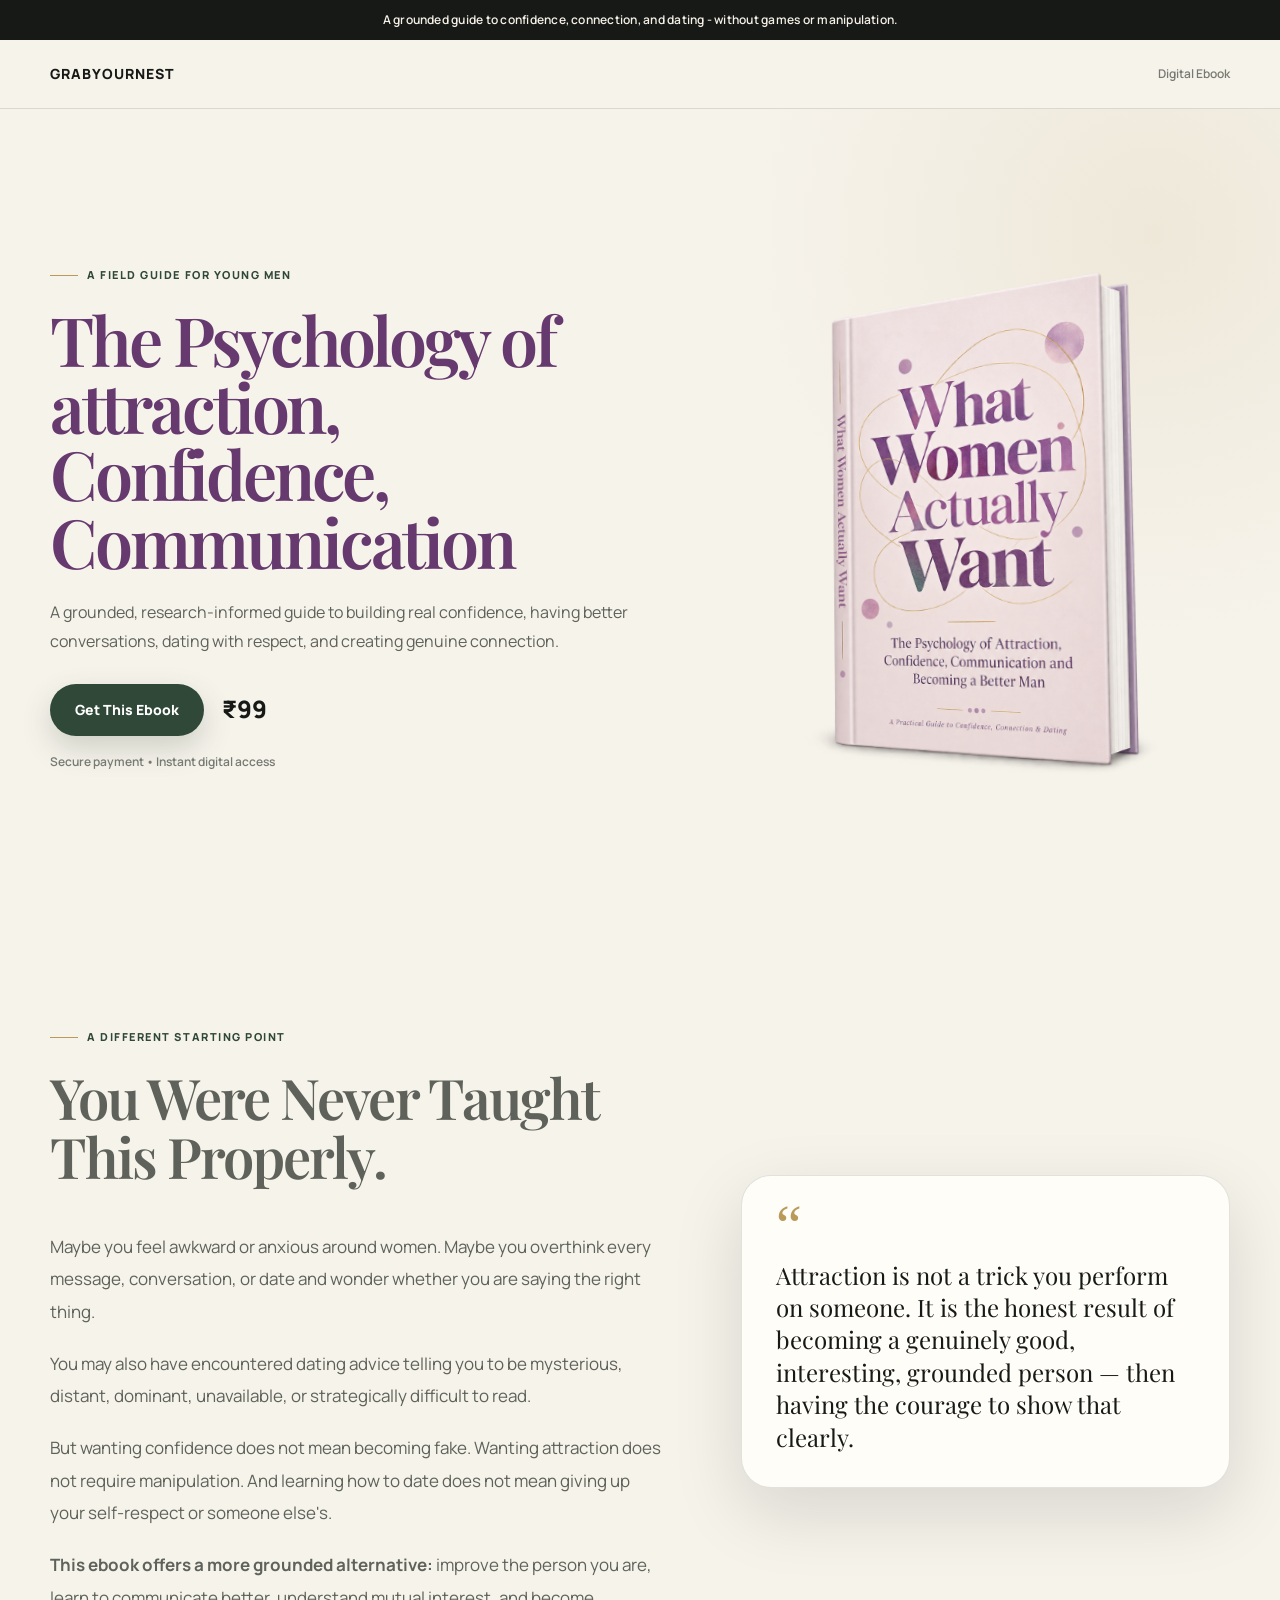
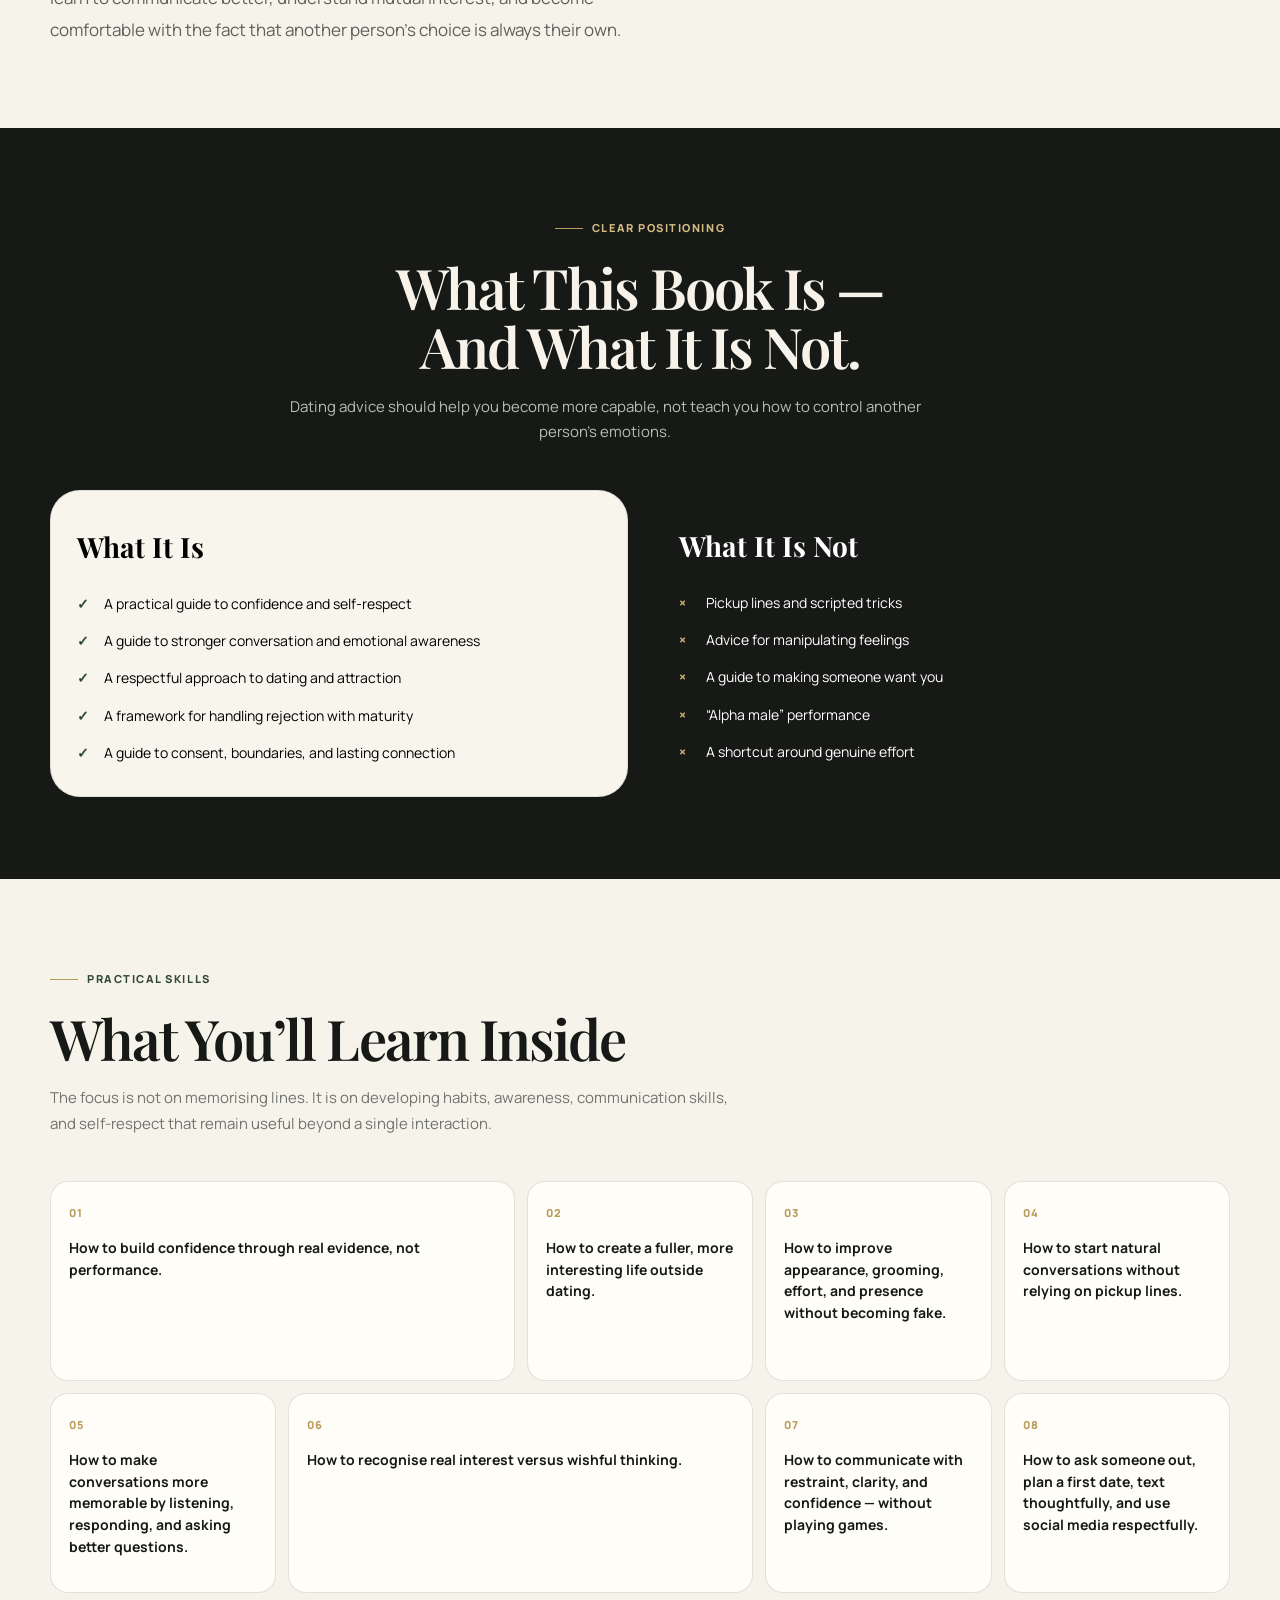
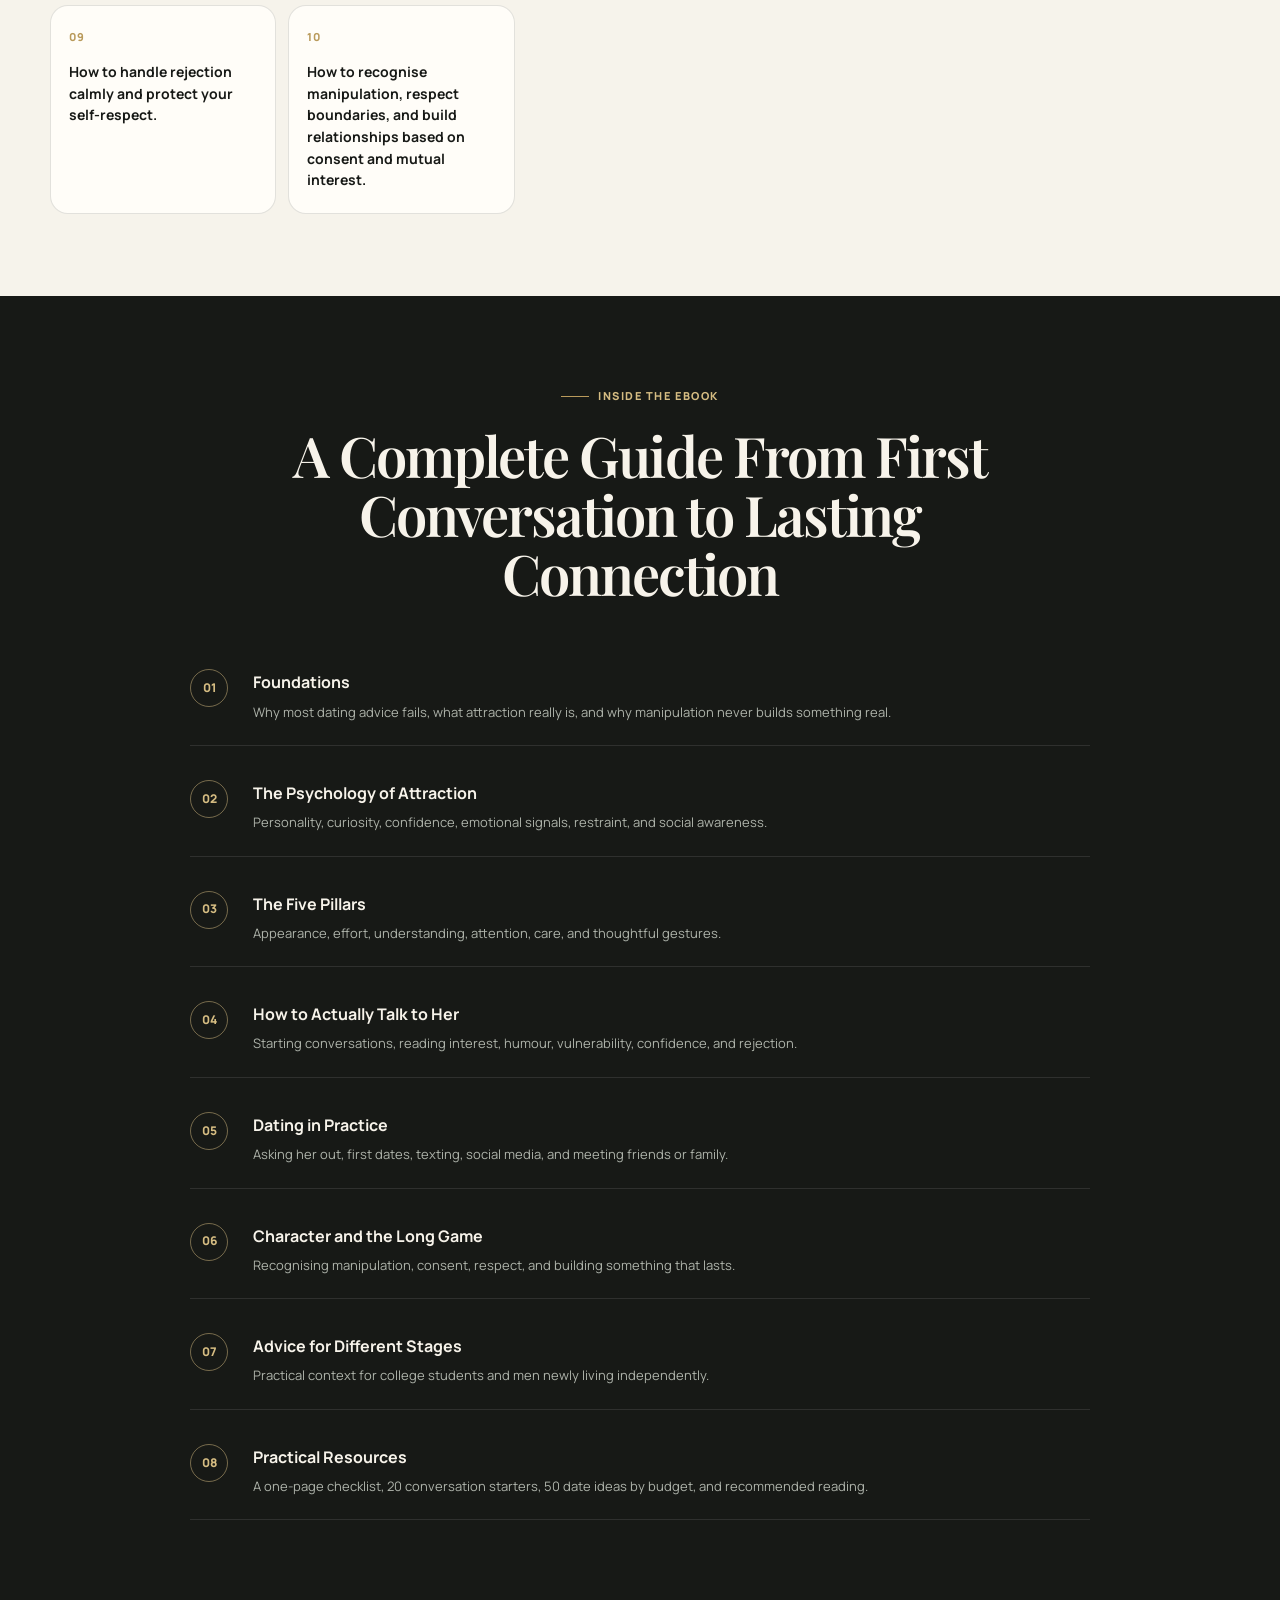
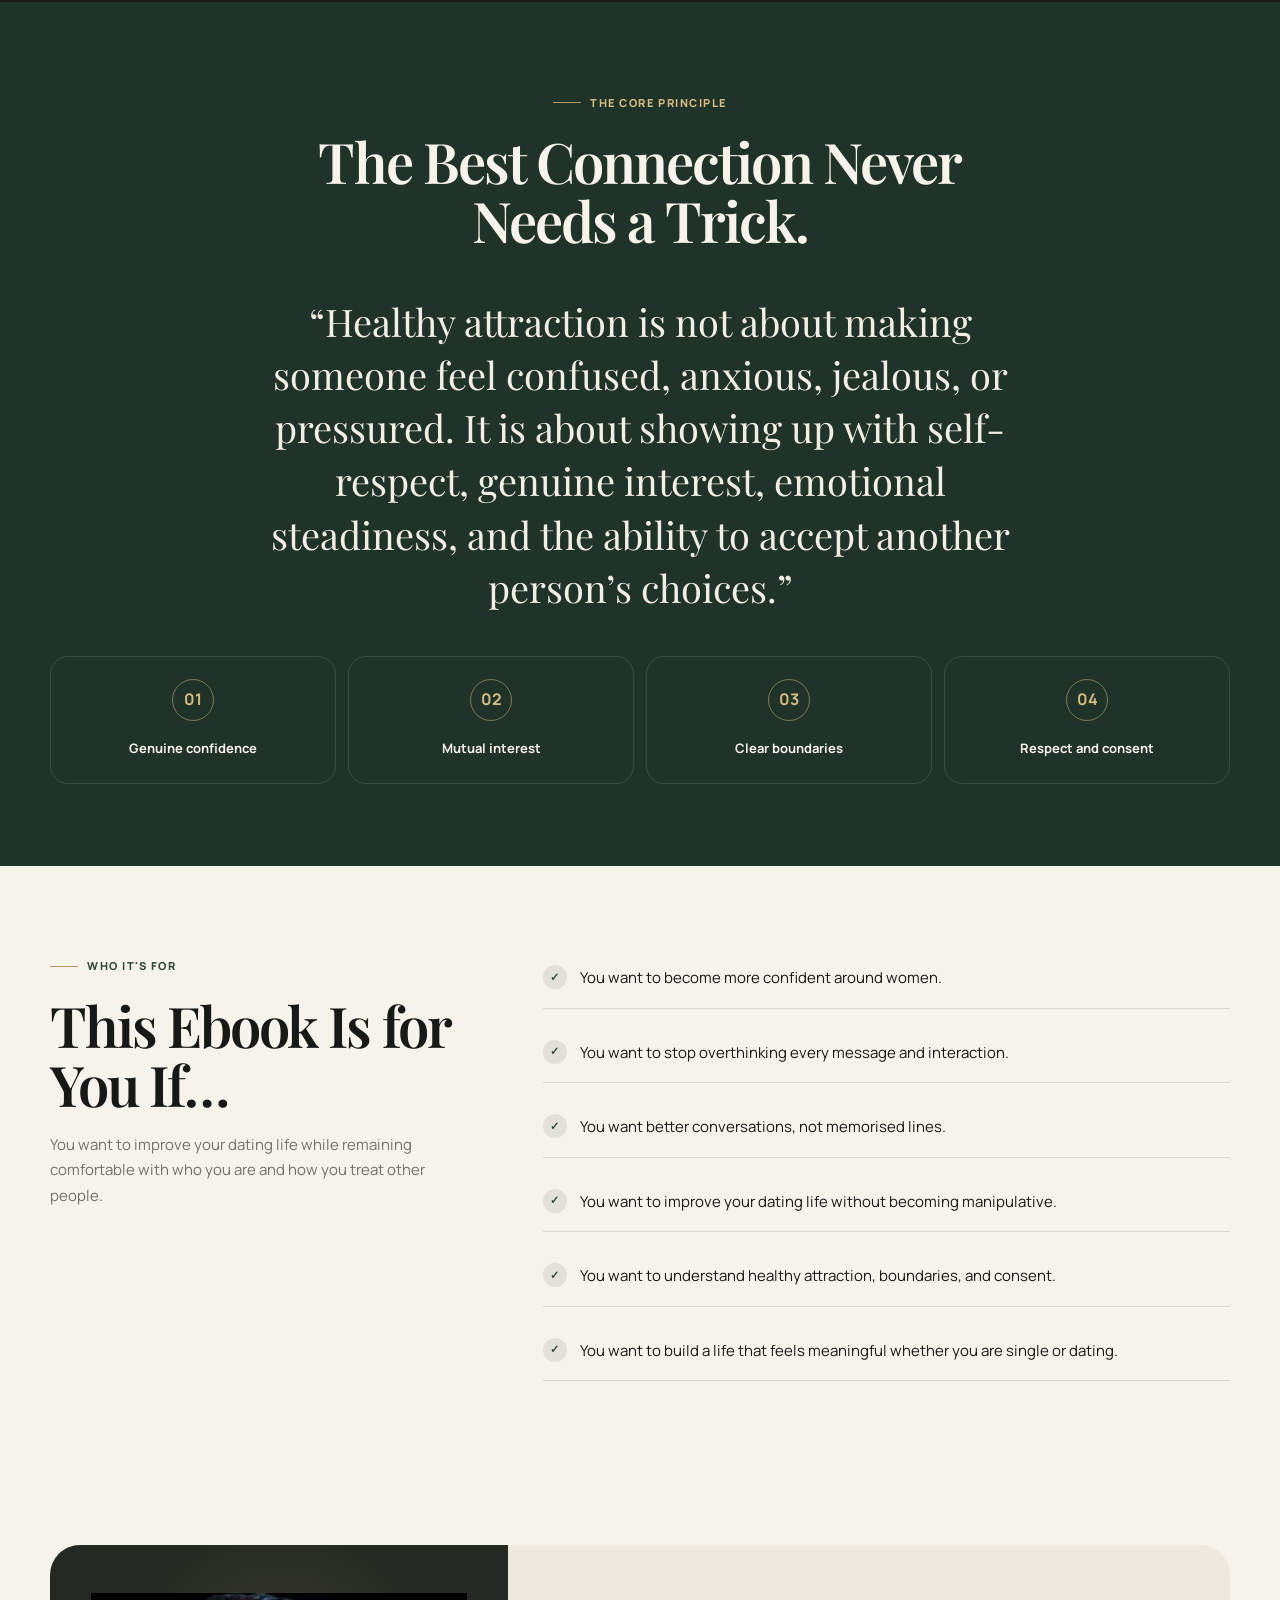
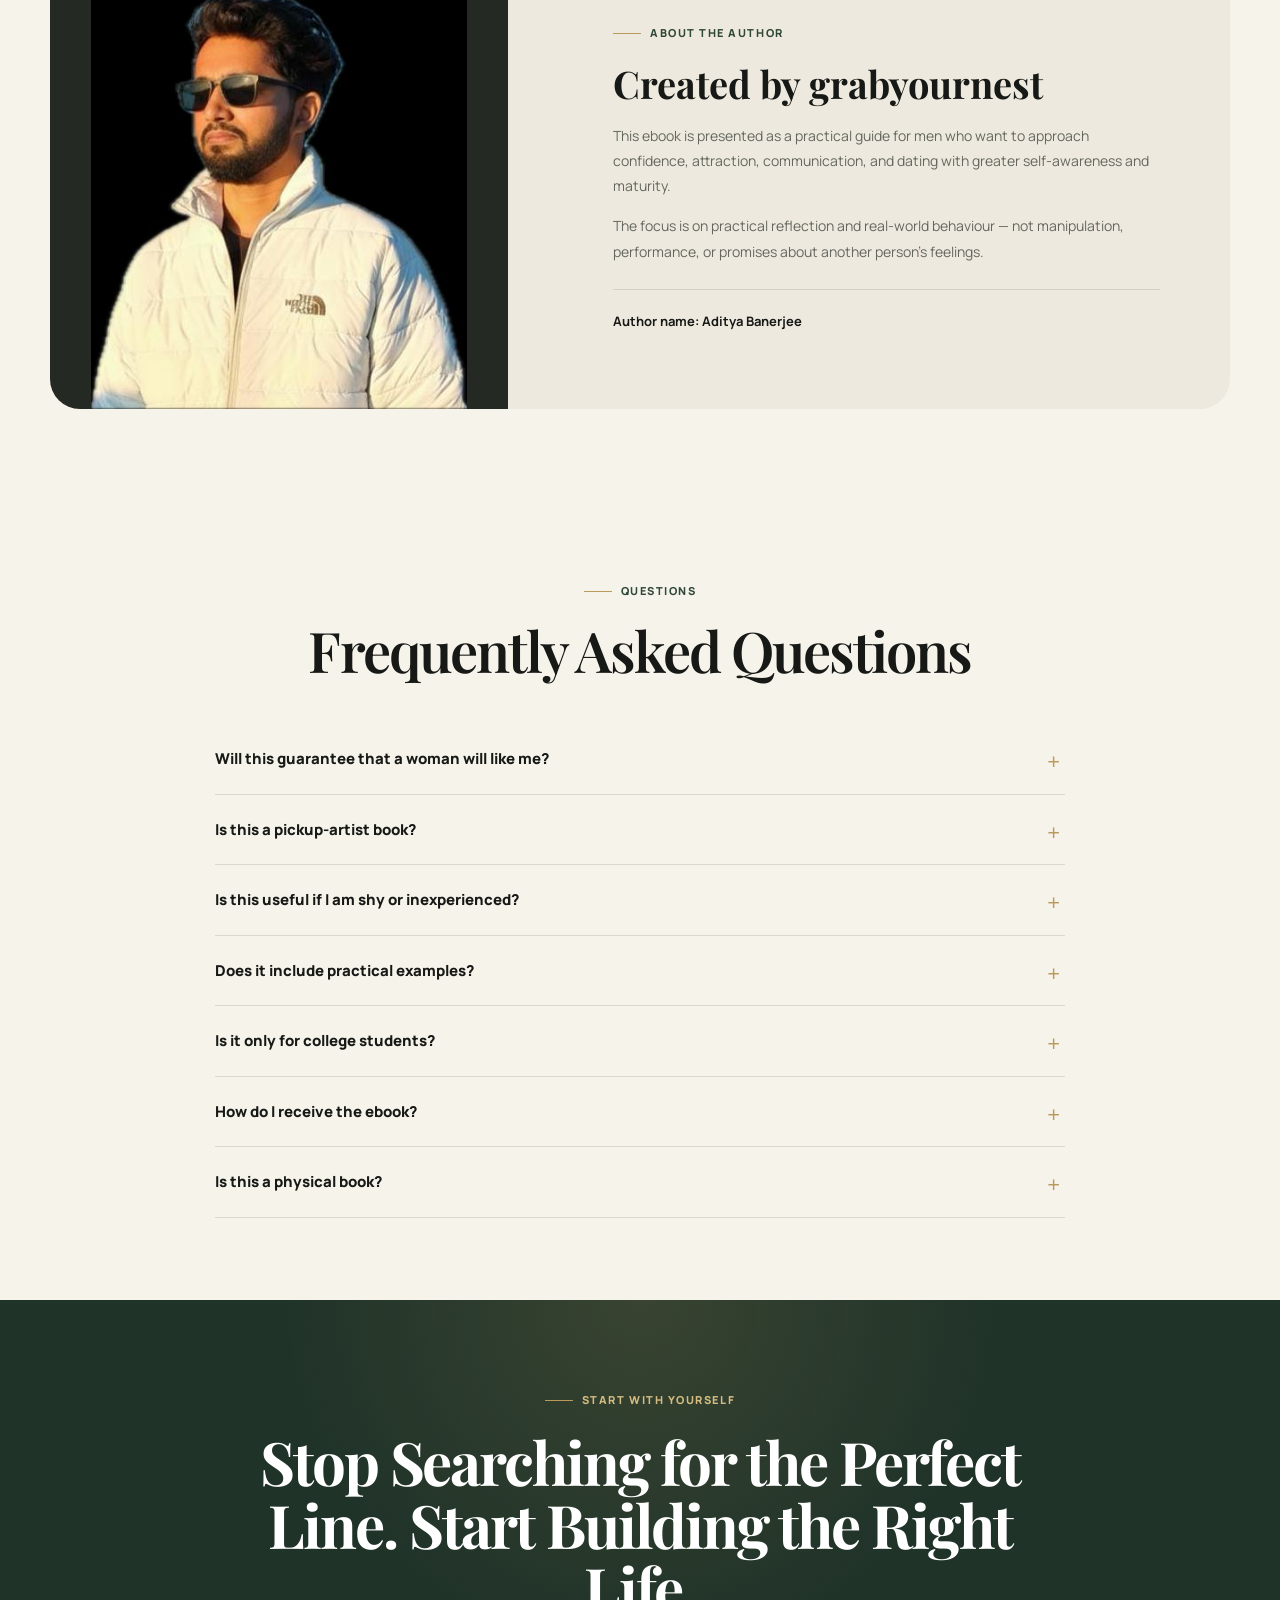
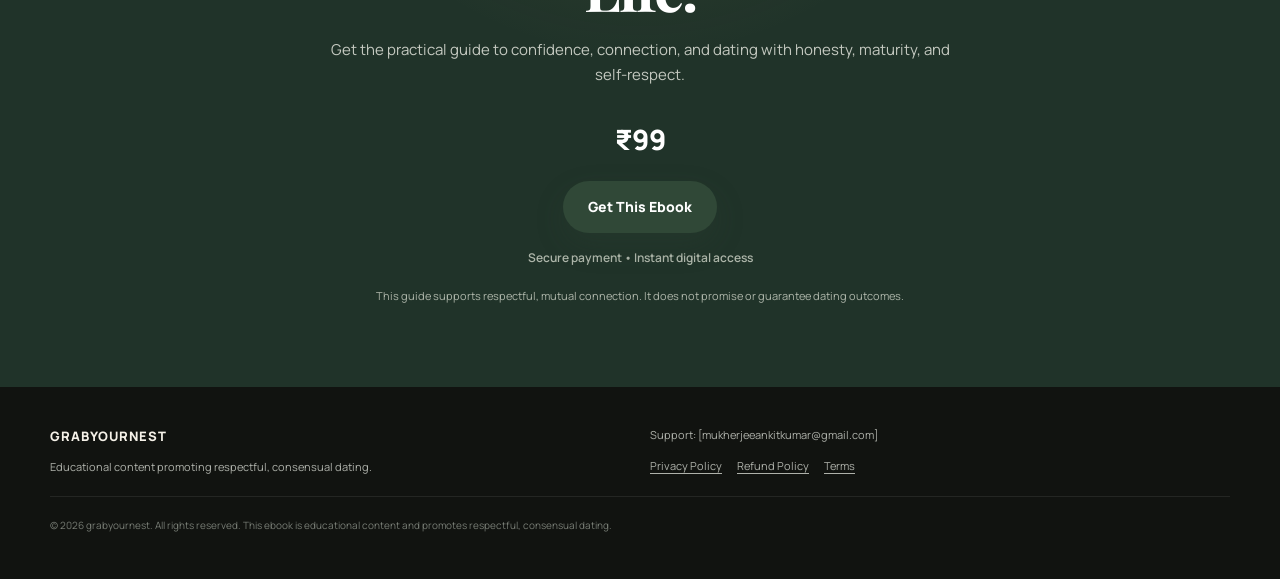
<file: what-women-actually-want.html>
<!DOCTYPE html>
<html lang="en">
<head>
  <meta charset="UTF-8" />
  <meta
    name="viewport"
    content="width=device-width, initial-scale=1.0, viewport-fit=cover"
  />

  <title>How to Attract Women: Change Inside and Outside</title>

  <meta
    name="description"
    content="A grounded, research-informed guide to confidence, connection, and dating for young men."
  />

  <meta name="theme-color" content="#171916" />

  <!-- Premium editorial fonts -->
  <link rel="preconnect" href="https://fonts.googleapis.com" />
  <link rel="preconnect" href="https://fonts.gstatic.com" crossorigin />
  <link
    href="https://fonts.googleapis.com/css2?family=Manrope:wght@400;500;600;700;800&family=Playfair+Display:wght@500;600;700&display=swap"
    rel="stylesheet"
  />

  <style>
    :root {
      --charcoal: #171916;
      --charcoal-2: #20231f;
      --charcoal-3: #292d28;
      --ivory: #f6f3eb;
      --cream: #ebe6da;
      --white: #fffdf8;
      --olive: #68755b;
      --forest: #304837;
      --forest-dark: #203329;
      --gold: #b99a5b;
      --gold-light: #d5bc82;
      --plum: #66396f;
      --muted: #777a73;
      --line: rgba(23, 25, 22, 0.12);
      --shadow: 0 24px 70px rgba(16, 19, 15, 0.13);

      --radius-sm: 12px;
      --radius-md: 20px;
      --radius-lg: 30px;

      --max-width: 1180px;
    }

    * {
      box-sizing: border-box;
      margin: 0;
      padding: 0;
    }

    html {
      scroll-behavior: smooth;
    }

    body {
      font-family: "Manrope", sans-serif;
      background: var(--ivory);
      color: var(--charcoal);
      line-height: 1.7;
      overflow-x: hidden;
      padding-bottom: 0;
    }

    img {
      max-width: 100%;
      display: block;
    }

    a {
      color: inherit;
      text-decoration: none;
    }

    button,
    a {
      -webkit-tap-highlight-color: transparent;
    }

    .container {
      width: min(calc(100% - 32px), var(--max-width));
      margin-inline: auto;
    }

    .serif {
      font-family: "Playfair Display", serif;
    }

    /* =========================================================
       CONFIGURATION
       Replace the values below before publishing.
       ========================================================= */

    :root {
      /*
        AUTHOR NAME:
        [ADITYA BANERJEE]
      */

      /*
        BRAND NAME:
        grabyournest
      */

      /*
        PRICE:
        99
      */
    }

    /* =========================================================
       Announcement bar
       ========================================================= */

    .announcement {
      background: var(--charcoal);
      color: #f5f1e8;
      text-align: center;
      font-size: 12px;
      font-weight: 600;
      letter-spacing: 0.02em;
      padding: 10px 16px;
    }

    /* =========================================================
       Header
       ========================================================= */

    .site-header {
      background: var(--ivory);
      border-bottom: 1px solid var(--line);
    }

    .header-inner {
      min-height: 68px;
      display: flex;
      align-items: center;
      justify-content: space-between;
      gap: 20px;
    }

    .brand {
      font-size: 14px;
      font-weight: 800;
      letter-spacing: 0.08em;
      text-transform: uppercase;
    }

    .header-label {
      color: var(--muted);
      font-size: 12px;
      font-weight: 600;
    }

    /* =========================================================
       Buttons
       ========================================================= */

    .btn {
      display: inline-flex;
      align-items: center;
      justify-content: center;
      min-height: 52px;
      padding: 0 24px;
      border-radius: 999px;
      border: 1px solid transparent;
      font-size: 14px;
      font-weight: 800;
      cursor: pointer;
      transition:
        transform 180ms ease,
        box-shadow 180ms ease,
        background 180ms ease;
    }

    .btn-primary {
      background: var(--forest);
      color: #fff;
      box-shadow: 0 12px 30px rgba(48, 72, 55, 0.2);
    }

    .btn-primary:hover {
      transform: translateY(-2px);
      box-shadow: 0 16px 35px rgba(48, 72, 55, 0.28);
    }

    .btn-dark {
      background: var(--charcoal);
      color: #fff;
    }

    .btn-outline {
      border-color: rgba(255, 255, 255, 0.25);
      color: #fff;
      background: transparent;
    }

    /* =========================================================
       Hero
       ========================================================= */

    .hero {
      position: relative;
      overflow: hidden;
      padding: 64px 0 78px;
      background:
        radial-gradient(circle at 90% 15%, rgba(185, 154, 91, 0.12), transparent 30%),
        var(--ivory);
    }

    .hero-grid {
      display: grid;
      gap: 48px;
      align-items: center;
    }

    .eyebrow {
      display: inline-flex;
      align-items: center;
      gap: 9px;
      color: var(--forest);
      font-size: 11px;
      font-weight: 800;
      letter-spacing: 0.14em;
      text-transform: uppercase;
      margin-bottom: 20px;
    }

    .eyebrow::before {
      content: "";
      width: 28px;
      height: 1px;
      background: var(--gold);
    }

    .hero h1 {
      max-width: 720px;
      font-family: "Playfair Display", serif;
      font-size: clamp(36px, 8vw, 68px);
      line-height: 0.99;
      letter-spacing: -0.045em;
      font-weight: 600;
      margin-bottom: 24px;
    }

    .hero h1 em {
      color: var(--plum);
      font-style: normal;
    }

    .hero-description {
      max-width: 650px;
      color: #5f625b;
      font-size: 16px;
      line-height: 1.8;
      margin-bottom: 28px;
    }

    .hero-actions {
      display: flex;
      flex-wrap: wrap;
      align-items: center;
      gap: 18px;
      margin-bottom: 16px;
    }

    .price {
      font-size: 24px;
      font-weight: 800;
      color: var(--charcoal);
    }

    .trust-line {
      color: var(--muted);
      font-size: 12px;
      font-weight: 600;
    }

    /* =========================================================
       Book Cover Artwork
       ========================================================= */

    .book-stage {
      min-height: 500px;
      display: grid;
      place-items: center;
      perspective: 1600px;
      position: relative;
    }

    .book-shadow {
      position: absolute;
      bottom: 8%;
      width: 70%;
      height: 40px;
      border-radius: 50%;
      background: rgba(20, 24, 20, 0.16);
      filter: blur(20px);
      transform: rotate(-4deg);
    }

    .book {
      width: min(74vw, 360px);
      aspect-ratio: 0.69;
      position: relative;
      transform: rotateY(-12deg) rotateX(3deg) rotateZ(-1.5deg);
      transform-style: preserve-3d;
      transition: transform 500ms ease;
      z-index: 2;
    }

    .book:hover {
      transform: rotateY(-5deg) rotateX(1deg) rotateZ(-0.5deg);
    }

    .book-cover {
      position: absolute;
      inset: 0;
      overflow: hidden;
      border-radius: 5px 10px 10px 5px;
      background:
        radial-gradient(circle at 75% 75%, rgba(185, 154, 91, 0.2), transparent 25%),
        linear-gradient(145deg, #18241d 0%, #273b2e 55%, #1c2921 100%);
      box-shadow:
        12px 18px 25px rgba(10, 14, 10, 0.25),
        inset 0 0 0 1px rgba(255,255,255,0.08);
      padding: 30px 25px 24px;
      color: #fff;
    }

    .book-cover::before {
      content: "";
      position: absolute;
      left: 0;
      top: 0;
      bottom: 0;
      width: 7px;
      background: linear-gradient(#a98c52, #d1b66f, #8c733f);
    }

    .book-cover::after {
      content: "";
      position: absolute;
      width: 210px;
      height: 210px;
      right: -90px;
      top: -80px;
      border: 1px solid rgba(213, 188, 130, 0.35);
      border-radius: 50%;
    }

    .cover-kicker {
      font-size: 8px;
      letter-spacing: 0.18em;
      text-transform: uppercase;
      color: #d7d0c1;
      font-weight: 700;
      margin-bottom: 22px;
    }

    .cover-title {
      font-family: "Playfair Display", serif;
      font-size: clamp(30px, 8vw, 47px);
      line-height: 0.95;
      letter-spacing: -0.045em;
      margin-bottom: 14px;
      max-width: 280px;
    }

    .cover-title span {
      color: #c8ad70;
    }

    .cover-subtitle {
      max-width: 245px;
      color: #d9ddd7;
      font-size: 9px;
      line-height: 1.5;
      margin-bottom: 18px;
    }

    .cover-rule {
      width: 45px;
      height: 2px;
      background: var(--gold-light);
      margin-bottom: 17px;
    }

    .cover-points {
      list-style: none;
      position: relative;
      z-index: 2;
    }

    .cover-points li {
      display: flex;
      align-items: center;
      gap: 8px;
      color: #eef0eb;
      font-size: 8px;
      margin-bottom: 8px;
    }

    .cover-points li::before {
      content: "✓";
      width: 16px;
      height: 16px;
      display: grid;
      place-items: center;
      border: 1px solid rgba(213, 188, 130, 0.7);
      border-radius: 50%;
      color: #d9bc7c;
      font-size: 8px;
    }

    .cover-author {
      position: absolute;
      left: 21%;
      right: 4%;
      bottom: 0;
      height: 47%;
      display: flex;
      align-items: flex-end;
      justify-content: flex-end;
      overflow: hidden;
    }

    .cover-author::before {
      content: "";
      position: absolute;
      width: 210px;
      height: 210px;
      bottom: -90px;
      right: -50px;
      border-radius: 50%;
      background: rgba(185, 154, 91, 0.1);
    }

    .cover-author img {
      position: relative;
      z-index: 2;
      width: 100%;
      height: 100%;
      object-fit: contain;
      object-position: bottom center;
      mix-blend-mode: screen;
      filter: saturate(0.82) contrast(1.05);
    }

    .cover-bottom {
      position: absolute;
      left: 22px;
      right: 22px;
      bottom: 15px;
      display: flex;
      justify-content: space-between;
      z-index: 4;
      font-size: 7px;
      text-transform: uppercase;
      letter-spacing: 0.12em;
      color: #d8d5ca;
    }

    .book-spine {
      position: absolute;
      left: -17px;
      top: 6px;
      bottom: 6px;
      width: 19px;
      transform-origin: right;
      transform: rotateY(55deg);
      background: linear-gradient(90deg, #111a15, #324a39);
      border-left: 1px solid rgba(255,255,255,0.1);
    }

    .book-spine span {
      position: absolute;
      top: 25%;
      left: 50%;
      writing-mode: vertical-rl;
      transform: translateX(-50%) rotate(180deg);
      font-size: 7px;
      letter-spacing: 0.1em;
      color: #ddd8cb;
      text-transform: uppercase;
      white-space: nowrap;
    }

    /* =========================================================
       Sections
       ========================================================= */

    section {
      padding: 82px 0;
    }

    .section-dark {
      background: var(--charcoal);
      color: #f7f3ea;
    }

    .section-green {
      background: var(--forest-dark);
      color: #f7f3ea;
    }

    .section-heading {
      max-width: 750px;
      margin-bottom: 45px;
    }

    .section-heading.center {
      margin-inline: auto;
      text-align: center;
    }

    .section-heading h2 {
      font-family: "Playfair Display", serif;
      font-size: clamp(34px, 7vw, 56px);
      line-height: 1.05;
      letter-spacing: -0.035em;
      font-weight: 600;
      margin-bottom: 18px;
    }

    .section-heading p {
      color: #70736c;
      font-size: 15px;
      max-width: 680px;
    }

    .section-dark .section-heading p,
    .section-green .section-heading p {
      color: #b9bcb5;
    }

    /* =========================================================
       Problem
       ========================================================= */

    .problem-grid {
      display: grid;
      gap: 42px;
      align-items: center;
    }

    .problem-copy {
      font-size: 17px;
      color: #5e625a;
      line-height: 1.9;
    }

    .problem-copy p + p {
      margin-top: 20px;
    }

    .quote-card {
      background: var(--white);
      border: 1px solid var(--line);
      border-radius: var(--radius-lg);
      padding: 34px;
      box-shadow: var(--shadow);
    }

    .quote-mark {
      color: var(--gold);
      font-family: Georgia, serif;
      font-size: 58px;
      line-height: 0.5;
      margin-bottom: 20px;
    }

    .quote-card p {
      font-family: "Playfair Display", serif;
      font-size: 24px;
      line-height: 1.35;
    }

    /* =========================================================
       Comparison
       ========================================================= */

    .comparison {
      display: grid;
      gap: 18px;
    }

    .comparison-card {
      border-radius: var(--radius-lg);
      padding: 32px 26px;
    }

    .comparison-card.is {
      background: #f8f5ed;
      border: 1px solid rgba(48, 72, 55, 0.12);
    }

    .comparison-card.is-not {
      background: var(--charcoal);
      color: #fff;
    }

    .comparison-card h3 {
      font-family: "Playfair Display", serif;
      font-size: 28px;
      margin-bottom: 22px;
    }

    .comparison-card ul {
      list-style: none;
      display: grid;
      gap: 14px;
    }

    .comparison-card li {
      position: relative;
      padding-left: 27px;
      font-size: 14px;
      line-height: 1.65;
    }

    .comparison-card.is li::before {
      content: "✓";
      position: absolute;
      left: 0;
      color: var(--forest);
      font-weight: 800;
    }

    .comparison-card.is-not li::before {
      content: "×";
      position: absolute;
      left: 0;
      color: #c8ad70;
      font-weight: 800;
    }

    /* =========================================================
       Benefit cards
       ========================================================= */

    .benefits-grid {
      display: grid;
      grid-template-columns: repeat(2, 1fr);
      gap: 12px;
    }

    .benefit-card {
      background: #fffdf8;
      border: 1px solid var(--line);
      border-radius: 18px;
      padding: 22px 18px;
      min-height: 170px;
    }

    .benefit-number {
      color: var(--gold);
      font-size: 11px;
      font-weight: 800;
      letter-spacing: 0.1em;
      margin-bottom: 14px;
    }

    .benefit-card h3 {
      font-size: 14px;
      line-height: 1.55;
      font-weight: 700;
    }

    /* =========================================================
       Roadmap
       ========================================================= */

    .roadmap {
      display: grid;
      gap: 12px;
    }

    .roadmap-item {
      display: grid;
      grid-template-columns: 45px 1fr;
      gap: 18px;
      padding: 22px 0;
      border-bottom: 1px solid rgba(255,255,255,0.1);
    }

    .roadmap-number {
      width: 38px;
      height: 38px;
      display: grid;
      place-items: center;
      border: 1px solid rgba(213, 188, 130, 0.5);
      border-radius: 50%;
      color: var(--gold-light);
      font-size: 12px;
      font-weight: 800;
    }

    .roadmap-item h3 {
      font-size: 16px;
      margin-bottom: 5px;
    }

    .roadmap-item p {
      color: #aeb3aa;
      font-size: 13px;
      line-height: 1.65;
    }

    /* =========================================================
       Ethical positioning
       ========================================================= */

    .ethics-intro {
      max-width: 800px;
      margin: 0 auto 42px;
      text-align: center;
      font-family: "Playfair Display", serif;
      font-size: clamp(24px, 5vw, 38px);
      line-height: 1.4;
      color: #f3eee4;
    }

    .ethics-grid {
      display: grid;
      grid-template-columns: repeat(2, 1fr);
      gap: 12px;
    }

    .ethics-item {
      border: 1px solid rgba(255,255,255,0.12);
      border-radius: 18px;
      padding: 22px 18px;
      text-align: center;
    }

    .ethics-icon {
      width: 42px;
      height: 42px;
      border: 1px solid rgba(213,188,130,0.5);
      border-radius: 50%;
      display: grid;
      place-items: center;
      margin: 0 auto 13px;
      color: var(--gold-light);
      font-weight: 700;
    }

    .ethics-item span {
      font-size: 13px;
      font-weight: 700;
    }

    /* =========================================================
       Audience
       ========================================================= */

    .audience-grid {
      display: grid;
      gap: 25px;
    }

    .audience-list {
      list-style: none;
      display: grid;
      gap: 14px;
    }

    .audience-list li {
      display: flex;
      gap: 13px;
      align-items: flex-start;
      padding: 17px 0;
      border-bottom: 1px solid var(--line);
      font-size: 15px;
    }

    .audience-list li::before {
      content: "✓";
      flex: 0 0 auto;
      width: 24px;
      height: 24px;
      display: grid;
      place-items: center;
      border-radius: 50%;
      background: rgba(48,72,55,0.1);
      color: var(--forest);
      font-size: 11px;
      font-weight: 800;
    }

    /* =========================================================
       Author
       ========================================================= */

    .author-card {
      display: grid;
      gap: 35px;
      background: #eee9de;
      border-radius: var(--radius-lg);
      overflow: hidden;
    }

    .author-photo {
      min-height: 320px;
      background:
        radial-gradient(circle at 50% 30%, rgba(185,154,91,0.2), transparent 40%),
        #242923;
      display: flex;
      align-items: flex-end;
      justify-content: center;
      overflow: hidden;
    }

    .author-photo img {
      width: 82%;
      height: 100%;
      max-height: 430px;
      object-fit: contain;
      object-position: bottom center;
    }

    .author-content {
      padding: 35px 28px 42px;
    }

    .author-content h2 {
      font-family: "Playfair Display", serif;
      font-size: 38px;
      line-height: 1.1;
      margin-bottom: 18px;
    }

    .author-content p {
      color: #64675f;
      font-size: 14px;
      line-height: 1.8;
    }

    .author-meta {
      margin-top: 25px;
      padding-top: 20px;
      border-top: 1px solid var(--line);
      display: grid;
      gap: 7px;
    }

    .author-meta strong {
      font-size: 13px;
    }

    .placeholder-note {
      color: #8b8069;
      font-size: 11px;
      font-weight: 700;
    }

    /* =========================================================
       FAQ
       ========================================================= */

    .faq {
      max-width: 850px;
      margin-inline: auto;
    }

    .faq details {
      border-bottom: 1px solid var(--line);
    }

    .faq summary {
      list-style: none;
      cursor: pointer;
      padding: 22px 40px 22px 0;
      position: relative;
      font-size: 15px;
      font-weight: 800;
    }

    .faq summary::-webkit-details-marker {
      display: none;
    }

    .faq summary::after {
      content: "+";
      position: absolute;
      right: 5px;
      top: 18px;
      font-size: 23px;
      font-weight: 400;
      color: var(--gold);
      transition: transform 180ms ease;
    }

    .faq details[open] summary::after {
      transform: rotate(45deg);
    }

    .faq-answer {
      padding: 0 35px 23px 0;
      color: #686b63;
      font-size: 14px;
      line-height: 1.8;
    }

    /* =========================================================
       Final CTA
       ========================================================= */

    .final-cta {
      background:
        radial-gradient(circle at 50% 0%, rgba(185,154,91,0.16), transparent 38%),
        var(--forest-dark);
      color: white;
      text-align: center;
    }

    .final-cta h2 {
      max-width: 760px;
      margin: 0 auto 18px;
      font-family: "Playfair Display", serif;
      font-size: clamp(35px, 8vw, 60px);
      line-height: 1.05;
      letter-spacing: -0.035em;
    }

    .final-cta p {
      max-width: 650px;
      margin: 0 auto 28px;
      color: #c4c9c0;
      font-size: 15px;
    }

    .final-price {
      font-size: 28px;
      font-weight: 800;
      margin-bottom: 18px;
    }

    .final-note {
      margin-top: 18px;
      font-size: 11px;
      color: #aeb6aa;
    }

    /* =========================================================
       Footer
       ========================================================= */

    footer {
      background: #111310;
      color: #aeb1aa;
      padding: 38px 0 45px;
    }

    .footer-grid {
      display: grid;
      gap: 20px;
    }

    .footer-brand {
      color: #f5f1e8;
      font-size: 13px;
      font-weight: 800;
      letter-spacing: 0.08em;
      text-transform: uppercase;
    }

    .footer-text {
      font-size: 11px;
      line-height: 1.7;
    }

    .footer-links {
      display: flex;
      flex-wrap: wrap;
      gap: 15px;
      font-size: 11px;
    }

    .footer-links a {
      text-decoration: underline;
      text-underline-offset: 3px;
    }

    .copyright {
      padding-top: 20px;
      border-top: 1px solid rgba(255,255,255,0.08);
      font-size: 10px;
      color: #777c74;
    }

    /* =========================================================
       Sticky mobile CTA
       ========================================================= */

    .mobile-cta {
      display: block;
      position: fixed;
      z-index: 100;
      left: 0;
      right: 0;
      bottom: 0;
      padding:
        10px
        14px
        calc(10px + env(safe-area-inset-bottom));
      background: rgba(17,19,16,0.96);
      backdrop-filter: blur(14px);
      border-top: 1px solid rgba(255,255,255,0.08);
    }

    .mobile-cta .btn {
      width: 100%;
    }

    /* =========================================================
       Reveal animation
       ========================================================= */

    .reveal {
      opacity: 0;
      transform: translateY(22px);
      transition:
        opacity 650ms ease,
        transform 650ms ease;
    }

    .reveal.visible {
      opacity: 1;
      transform: translateY(0);
    }

    /* =========================================================
       Responsive desktop
       ========================================================= */

    @media (min-width: 760px) {
      body {
        padding-bottom: 0;
      }

      .mobile-cta {
        display: none;
      }

      .hero {
        padding: 95px 0 110px;
      }

      .hero-grid {
        grid-template-columns: 1.1fr 0.9fr;
        gap: 70px;
      }

      .book-stage {
        min-height: 620px;
      }

      .book {
        width: 390px;
      }

      .problem-grid {
        grid-template-columns: 1fr 0.8fr;
        gap: 80px;
      }

      .comparison {
        grid-template-columns: 1fr 1fr;
        gap: 25px;
      }

      .benefits-grid {
        grid-template-columns: repeat(5, 1fr);
      }

      .benefit-card {
        min-height: 200px;
      }

      .benefit-card:nth-child(1),
      .benefit-card:nth-child(6) {
        grid-column: span 2;
      }

      .benefit-card:nth-child(2),
      .benefit-card:nth-child(3),
      .benefit-card:nth-child(4),
      .benefit-card:nth-child(5) {
        grid-column: span 1;
      }

      .roadmap {
        max-width: 900px;
        margin-inline: auto;
      }

      .ethics-grid {
        grid-template-columns: repeat(4, 1fr);
      }

      .audience-grid {
        grid-template-columns: 0.75fr 1.25fr;
        gap: 80px;
        align-items: start;
      }

      .author-card {
        grid-template-columns: 0.8fr 1.2fr;
        align-items: stretch;
      }

      .author-content {
        padding: 70px;
      }

      .footer-grid {
        grid-template-columns: 1fr 1fr;
        align-items: center;
      }

      .copyright {
        grid-column: 1 / -1;
      }
    }

    @media (prefers-reduced-motion: reduce) {
      html {
        scroll-behavior: auto;
      }

      *,
      *::before,
      *::after {
        transition: none !important;
        animation: none !important;
      }

      .reveal {
        opacity: 1;
        transform: none;
      }
    }
  </style>
</head>

<body>

  <!-- ========================================================
       ANNOUNCEMENT
       ======================================================== -->

  <div class="announcement">
    A grounded guide to confidence, connection, and dating - without games or manipulation.
  </div>

  <!-- ========================================================
       HEADER
       ======================================================== -->

  <header class="site-header">
    <div class="container header-inner">
      <!-- Replace grabyournest with your actual brand name -->
      <div class="brand">grabyournest</div>

      <div class="header-label">
        Digital Ebook
      </div>
    </div>
  </header>

  <main>

    <!-- ======================================================
         HERO
         ====================================================== -->

    <section class="hero">
      <div class="container hero-grid">

        <div class="hero-copy reveal">

          <div class="eyebrow">
            A Field Guide for Young Men
          </div>

                    <h1>
           
            <em> The Psychology of  attraction, Confidence, Communication </em>
          </h1>

          <p class="hero-description">
            A grounded, research-informed guide to building real confidence,
            having better conversations, dating with respect, and creating
            genuine connection.
          </p>

          <div class="hero-actions">

            <!--
              PAYMENT LINK PLACEHOLDER:
              Payment checkout is handled by Superprofile.
            -->
            <a
              class="btn btn-primary"
              href="https://superprofile.bio/vp/how-to-attract-women--296"
              data-payment-link
            >
              Get This Ebook
            </a>

            <!--
              PRICE PLACEHOLDER:
              The ebook price is 99.
            -->
            <span class="price">₹99</span>

          </div>

          <div class="trust-line">
            Secure payment • Instant digital access
          </div>

        </div>

        <!-- ==================================================
             BOOK COVER ARTWORK
             ================================================== -->

        <div class="book-stage reveal">

          <div class="book">
            <img
              class="book-cover-art"
              src="What women actually want.png"
              alt="How to Attract Women: Change Inside and Outside book cover"
            />
          </div>
        </div>

      </div>
    </section>

    <!-- ======================================================
         PROBLEM / EMPATHY
         ====================================================== -->

    <section>
      <div class="container problem-grid">

        <div class="problem-copy reveal">

          <div class="eyebrow">
            A Different Starting Point
          </div>

          <div class="section-heading">
            <h2>You Were Never Taught This Properly.</h2>
          </div>

          <p>
            Maybe you feel awkward or anxious around women. Maybe you
            overthink every message, conversation, or date and wonder whether
            you are saying the right thing.
          </p>

          <p>
            You may also have encountered dating advice telling you to be
            mysterious, distant, dominant, unavailable, or strategically
            difficult to read.
          </p>

          <p>
            But wanting confidence does not mean becoming fake. Wanting
            attraction does not require manipulation. And learning how to date
            does not mean giving up your self-respect or someone else's.
          </p>

          <p>
            <strong>
              This ebook offers a more grounded alternative:
            </strong>
            improve the person you are, learn to communicate better, understand
            mutual interest, and become comfortable with the fact that another
            person's choice is always their own.
          </p>

        </div>

        <div class="quote-card reveal">

          <div class="quote-mark">“</div>

          <p>
            Attraction is not a trick you perform on someone. It is the honest
            result of becoming a genuinely good, interesting, grounded person —
            then having the courage to show that clearly.
          </p>

        </div>

      </div>
    </section>

    <!-- ======================================================
         WHAT IT IS / IS NOT
         ====================================================== -->

    <section class="section-dark">
      <div class="container">

        <div class="section-heading center reveal">
          <div class="eyebrow" style="color:#d5bc82;">
            Clear Positioning
          </div>

          <h2>
            What This Book Is —
            <br />
            And What It Is Not.
          </h2>

          <p>
            Dating advice should help you become more capable, not teach you
            how to control another person's emotions.
          </p>
        </div>

        <div class="comparison">

          <div class="comparison-card is reveal">
             <div style="color: black;">
    
                <h3 t>What It Is</h3>

            <ul>
              <li>A practical guide to confidence and self-respect</li>
              <li>A guide to stronger conversation and emotional awareness</li>
              <li>A respectful approach to dating and attraction</li>
              <li>A framework for handling rejection with maturity</li>
              <li>A guide to consent, boundaries, and lasting connection</li>
            </ul>
          </div>
       </div>

          <div class="comparison-card is-not reveal">
            <h3>What It Is Not</h3>

            <ul>
              <li>Pickup lines and scripted tricks</li>
              <li>Advice for manipulating feelings</li>
              <li>A guide to making someone want you</li>
              <li>“Alpha male” performance</li>
              <li>A shortcut around genuine effort</li>
            </ul>
          </div>

        </div>
      </div>
    </section>

    <!-- ======================================================
         WHAT YOU LEARN
         ====================================================== -->

    <section>
      <div class="container">

        <div class="section-heading reveal">
          <div class="eyebrow">
            Practical Skills
          </div>

          <h2>What You’ll Learn Inside</h2>

          <p>
            The focus is not on memorising lines. It is on developing habits,
            awareness, communication skills, and self-respect that remain useful
            beyond a single interaction.
          </p>
        </div>

        <div class="benefits-grid">

          <article class="benefit-card reveal">
            <div class="benefit-number">01</div>
            <h3>
              How to build confidence through real evidence, not performance.
            </h3>
          </article>

          <article class="benefit-card reveal">
            <div class="benefit-number">02</div>
            <h3>
              How to create a fuller, more interesting life outside dating.
            </h3>
          </article>

          <article class="benefit-card reveal">
            <div class="benefit-number">03</div>
            <h3>
              How to improve appearance, grooming, effort, and presence without
              becoming fake.
            </h3>
          </article>

          <article class="benefit-card reveal">
            <div class="benefit-number">04</div>
            <h3>
              How to start natural conversations without relying on pickup lines.
            </h3>
          </article>

          <article class="benefit-card reveal">
            <div class="benefit-number">05</div>
            <h3>
              How to make conversations more memorable by listening, responding,
              and asking better questions.
            </h3>
          </article>

          <article class="benefit-card reveal">
            <div class="benefit-number">06</div>
            <h3>
              How to recognise real interest versus wishful thinking.
            </h3>
          </article>

          <article class="benefit-card reveal">
            <div class="benefit-number">07</div>
            <h3>
              How to communicate with restraint, clarity, and confidence —
              without playing games.
            </h3>
          </article>

          <article class="benefit-card reveal">
            <div class="benefit-number">08</div>
            <h3>
              How to ask someone out, plan a first date, text thoughtfully,
              and use social media respectfully.
            </h3>
          </article>

          <article class="benefit-card reveal">
            <div class="benefit-number">09</div>
            <h3>
              How to handle rejection calmly and protect your self-respect.
            </h3>
          </article>

          <article class="benefit-card reveal">
            <div class="benefit-number">10</div>
            <h3>
              How to recognise manipulation, respect boundaries, and build
              relationships based on consent and mutual interest.
            </h3>
          </article>

        </div>
      </div>
    </section>

    <!-- ======================================================
         INSIDE THE EBOOK / ROADMAP
         ====================================================== -->

    <section class="section-dark">
      <div class="container">

        <div class="section-heading center reveal">
          <div class="eyebrow" style="color:#d5bc82;">
            Inside The Ebook
          </div>

          <h2>
            A Complete Guide From First Conversation to Lasting Connection
          </h2>
        </div>

        <div class="roadmap">

          <article class="roadmap-item reveal">
            <div class="roadmap-number">01</div>
            <div>
              <h3>Foundations</h3>
              <p>
                Why most dating advice fails, what attraction really is,
                and why manipulation never builds something real.
              </p>
            </div>
          </article>

          <article class="roadmap-item reveal">
            <div class="roadmap-number">02</div>
            <div>
              <h3>The Psychology of Attraction</h3>
              <p>
                Personality, curiosity, confidence, emotional signals,
                restraint, and social awareness.
              </p>
            </div>
          </article>

          <article class="roadmap-item reveal">
            <div class="roadmap-number">03</div>
            <div>
              <h3>The Five Pillars</h3>
              <p>
                Appearance, effort, understanding, attention, care,
                and thoughtful gestures.
              </p>
            </div>
          </article>

          <article class="roadmap-item reveal">
            <div class="roadmap-number">04</div>
            <div>
              <h3>How to Actually Talk to Her</h3>
              <p>
                Starting conversations, reading interest, humour,
                vulnerability, confidence, and rejection.
              </p>
            </div>
          </article>

          <article class="roadmap-item reveal">
            <div class="roadmap-number">05</div>
            <div>
              <h3>Dating in Practice</h3>
              <p>
                Asking her out, first dates, texting, social media,
                and meeting friends or family.
              </p>
            </div>
          </article>

          <article class="roadmap-item reveal">
            <div class="roadmap-number">06</div>
            <div>
              <h3>Character and the Long Game</h3>
              <p>
                Recognising manipulation, consent, respect, and building
                something that lasts.
              </p>
            </div>
          </article>

          <article class="roadmap-item reveal">
            <div class="roadmap-number">07</div>
            <div>
              <h3>Advice for Different Stages</h3>
              <p>
                Practical context for college students and men newly
                living independently.
              </p>
            </div>
          </article>

          <article class="roadmap-item reveal">
            <div class="roadmap-number">08</div>
            <div>
              <h3>Practical Resources</h3>
              <p>
                A one-page checklist, 20 conversation starters, 50 date ideas
                by budget, and recommended reading.
              </p>
            </div>
          </article>

        </div>

      </div>
    </section>

    <!-- ======================================================
         ETHICAL POSITIONING
         ====================================================== -->

    <section class="section-green">
      <div class="container">

        <div class="section-heading center reveal">
          <div class="eyebrow" style="color:#d5bc82;">
            The Core Principle
          </div>

          <h2>The Best Connection Never Needs a Trick.</h2>
        </div>

        <p class="ethics-intro reveal">
          “Healthy attraction is not about making someone feel confused,
          anxious, jealous, or pressured. It is about showing up with
          self-respect, genuine interest, emotional steadiness, and the ability
          to accept another person’s choices.”
        </p>

        <div class="ethics-grid">

          <div class="ethics-item reveal">
            <div class="ethics-icon">01</div>
            <span>Genuine confidence</span>
          </div>

          <div class="ethics-item reveal">
            <div class="ethics-icon">02</div>
            <span>Mutual interest</span>
          </div>

          <div class="ethics-item reveal">
            <div class="ethics-icon">03</div>
            <span>Clear boundaries</span>
          </div>

          <div class="ethics-item reveal">
            <div class="ethics-icon">04</div>
            <span>Respect and consent</span>
          </div>

        </div>

      </div>
    </section>

    <!-- ======================================================
         WHO THIS IS FOR
         ====================================================== -->

    <section>
      <div class="container audience-grid">

        <div class="section-heading reveal">
          <div class="eyebrow">
            Who It's For
          </div>

          <h2>This Ebook Is for You If…</h2>

          <p>
            You want to improve your dating life while remaining comfortable
            with who you are and how you treat other people.
          </p>
        </div>

        <ul class="audience-list">

          <li class="reveal">
            You want to become more confident around women.
          </li>

          <li class="reveal">
            You want to stop overthinking every message and interaction.
          </li>

          <li class="reveal">
            You want better conversations, not memorised lines.
          </li>

          <li class="reveal">
            You want to improve your dating life without becoming manipulative.
          </li>

          <li class="reveal">
            You want to understand healthy attraction, boundaries, and consent.
          </li>

          <li class="reveal">
            You want to build a life that feels meaningful whether you are
            single or dating.
          </li>

        </ul>

      </div>
    </section>

    <!-- ======================================================
         AUTHOR
         ====================================================== -->

    <section>
      <div class="container">

        <div class="author-card reveal">

          <div class="author-photo">

            <!-- Author portrait provided with this page. -->
            <img
              src="author-photo.jpeg"
              alt="Aditya Banerjee"
              loading="lazy"
            />

          </div>

          <div class="author-content">

            <div class="eyebrow">
              About the Author
            </div>

            <h2>
              Created by grabyournest
            </h2>

            <p>
              This ebook is presented as a practical guide for men who want to
              approach confidence, attraction, communication, and dating with
              greater self-awareness and maturity.
            </p>

            <p style="margin-top:15px;">
              The focus is on practical reflection and real-world behaviour —
              not manipulation, performance, or promises about another person's
              feelings.
            </p>

            <div class="author-meta">

              <strong>
                Author name: Aditya Banerjee
              </strong>

              <span class="placeholder-note">
                   </span>

              <!--
                IMPORTANT:
                Replace the placeholder above with a factual biography
                and genuine credentials only.
                Do not publish invented qualifications.
              -->

            </div>

          </div>

        </div>

      </div>
    </section>

    <!-- ======================================================
         FAQ
         ====================================================== -->

    <section>
      <div class="container">

        <div class="section-heading center reveal">
          <div class="eyebrow">
            Questions
          </div>

          <h2>Frequently Asked Questions</h2>
        </div>

        <div class="faq">

          <details class="reveal">
            <summary>
              Will this guarantee that a woman will like me?
            </summary>

            <div class="faq-answer">
              No. Attraction is personal and mutual. This guide helps you
              build confidence, social skills, and healthier habits — not
              control another person's choices.
            </div>
          </details>

          <details class="reveal">
            <summary>
              Is this a pickup-artist book?
            </summary>

            <div class="faq-answer">
              No. It specifically rejects manipulation, games, pressure,
              and scripted tactics.
            </div>
          </details>

          <details class="reveal">
            <summary>
              Is this useful if I am shy or inexperienced?
            </summary>

            <div class="faq-answer">
              Yes. It is designed for men who are starting from uncertainty
              and want practical, respectful guidance.
            </div>
          </details>

          <details class="reveal">
            <summary>
              Does it include practical examples?
            </summary>

            <div class="faq-answer">
              Yes. It includes conversation starters, first-date ideas,
              self-reflection prompts, real-world examples, a checklist,
              and practical guidance.
            </div>
          </details>

          <details class="reveal">
            <summary>
              Is it only for college students?
            </summary>

            <div class="faq-answer">
              No. There are sections specifically relevant to college life
              and to men who are newly living independently.
            </div>
          </details>

          <details class="reveal">
            <summary>
              How do I receive the ebook?
            </summary>

            <div class="faq-answer">
              After successful payment, you will automatically be redirected
              to an order-confirmation page where you can download your ebook.
            </div>
          </details>

          <details class="reveal">
            <summary>
              Is this a physical book?
            </summary>

            <div class="faq-answer">
              No. This is a digital ebook that you can read on your phone,
              tablet, laptop, or computer.
            </div>
          </details>

        </div>

      </div>
    </section>

    <!-- ======================================================
         FINAL CTA
         ====================================================== -->

    <section class="final-cta">
      <div class="container">

        <div class="eyebrow" style="color:#d5bc82; justify-content:center;">
          Start With Yourself
        </div>

        <h2 class="reveal">
          Stop Searching for the Perfect Line.
          Start Building the Right Life.
        </h2>

        <p class="reveal">
          Get the practical guide to confidence, connection, and dating with
          honesty, maturity, and self-respect.
        </p>

        <!--
          PRICE PLACEHOLDER:
          The price is 99.
        -->
        <div class="final-price reveal">
          ₹99
        </div>

        <!--
          PAYMENT LINK PLACEHOLDER:
          Checkout opens at the configured Superprofile payment page.
        -->
        <a
          class="btn btn-primary reveal"
          href="https://superprofile.bio/vp/how-to-attract-women--296"
          data-payment-link
        >
          Get This Ebook
        </a>

        <div class="trust-line" style="color:#aeb6aa; margin-top:15px;">
          Secure payment • Instant digital access
        </div>

        <div class="final-note">
          This guide supports respectful, mutual connection.
          It does not promise or guarantee dating outcomes.
        </div>

      </div>
    </section>

  </main>

  <!-- ========================================================
       FOOTER
       ======================================================== -->

  <footer>
    <div class="container footer-grid">

      <div>
        <!-- Replace grabyournest with your actual brand name -->
        <div class="footer-brand">grabyournest</div>

        <p class="footer-text" style="margin-top:10px;">
          Educational content promoting respectful, consensual dating.
        </p>
      </div>

      <div>

        <!--
          SUPPORT EMAIL:
          Replace [mukherjeeankitkumar@gmail.com] with your support email.
        -->
        <p class="footer-text">
          Support:
          <a href="mailto:[mukherjeeankitkumar@gmail.com]">
            [mukherjeeankitkumar@gmail.com]
          </a>
        </p>

        <div class="footer-links" style="margin-top:12px;">

          <!-- Replace # with your actual policy URLs -->
          <a href="#">Privacy Policy</a>
          <a href="#">Refund Policy</a>
          <a href="#">Terms</a>

        </div>

      </div>

      <div class="copyright">
        © <span id="year"></span> grabyournest. All rights reserved.
        This ebook is educational content and promotes respectful,
        consensual dating.
      </div>

    </div>
  </footer>

  <!-- ========================================================
       STICKY MOBILE CTA
       ======================================================== -->

  <div class="mobile-cta">

    <!--
      PAYMENT LINK PLACEHOLDER:
      Checkout opens at the configured Superprofile payment page.
    -->
    <a
      class="btn btn-primary"
      href="https://superprofile.bio/vp/how-to-attract-women--296"
      data-payment-link
    >
      Get This Ebook
    </a>

  </div>

  <!-- ========================================================
       JAVASCRIPT
       ======================================================== -->

  <script>
    /*
      ==========================================================
      MAIN CONFIGURATION

      Replace these values before publishing:

      AUTHOR:
      [ADITYA BANERJEE]

      BRAND:
      grabyournest

      PRICE:
      99

      PAYMENT:
      https://superprofile.bio/vp/how-to-attract-women--296

      DOWNLOAD:
      [SECURE_EBOOK_DOWNLOAD_LINK]

      THANK-YOU PAGE:
      [THANK_YOU_PAGE_URL]

      SUPPORT:
      [mukherjeeankitkumar@gmail.com]
      ==========================================================
    */

    const CONFIG = {
      paymentUrl: "https://superprofile.bio/vp/how-to-attract-women--296",
      thankYouUrl: "[THANK_YOU_PAGE_URL]",
      authorName: "[ADITYA BANERJEE]",
      brandName: "grabyournest",
      price: "Rs. 99",
      supportEmail: "[mukherjeeankitkumar@gmail.com]"
    };

    /*
      Apply payment URL to every sales-page CTA.
    */
    document.querySelectorAll("[data-payment-link]").forEach((link) => {
      link.href = CONFIG.paymentUrl;
    });

    /*
      Current year.
    */
    document.getElementById("year").textContent =
      new Date().getFullYear();

    /*
      Gentle scroll-reveal animation.
    */
    const revealElements = document.querySelectorAll(".reveal");

    if ("IntersectionObserver" in window) {
      const observer = new IntersectionObserver(
        (entries, obs) => {
          entries.forEach((entry) => {
            if (entry.isIntersecting) {
              entry.target.classList.add("visible");
              obs.unobserve(entry.target);
            }
          });
        },
        {
          threshold: 0.08,
          rootMargin: "0px 0px -30px 0px"
        }
      );

      revealElements.forEach((element) => {
        observer.observe(element);
      });
    } else {
      revealElements.forEach((element) => {
        element.classList.add("visible");
      });
    }
  </script>

</body>
</html>
</file>
